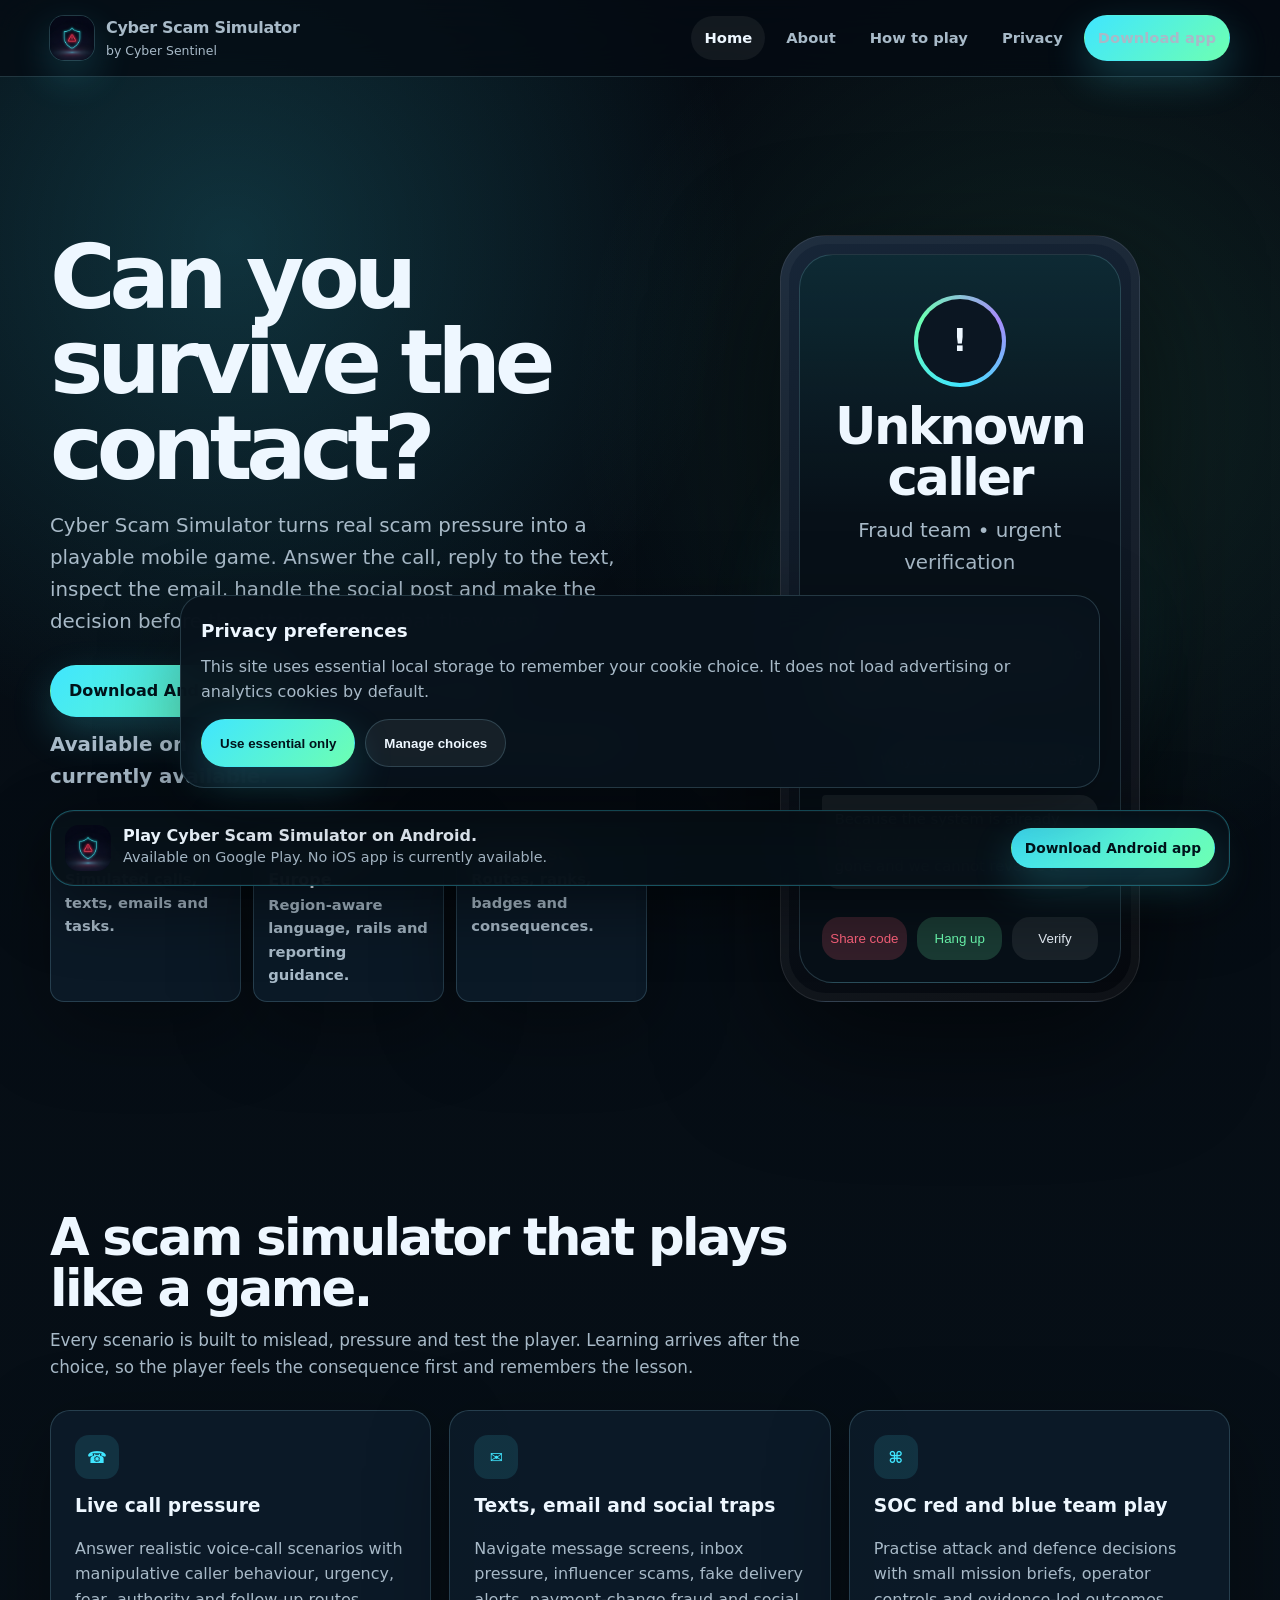
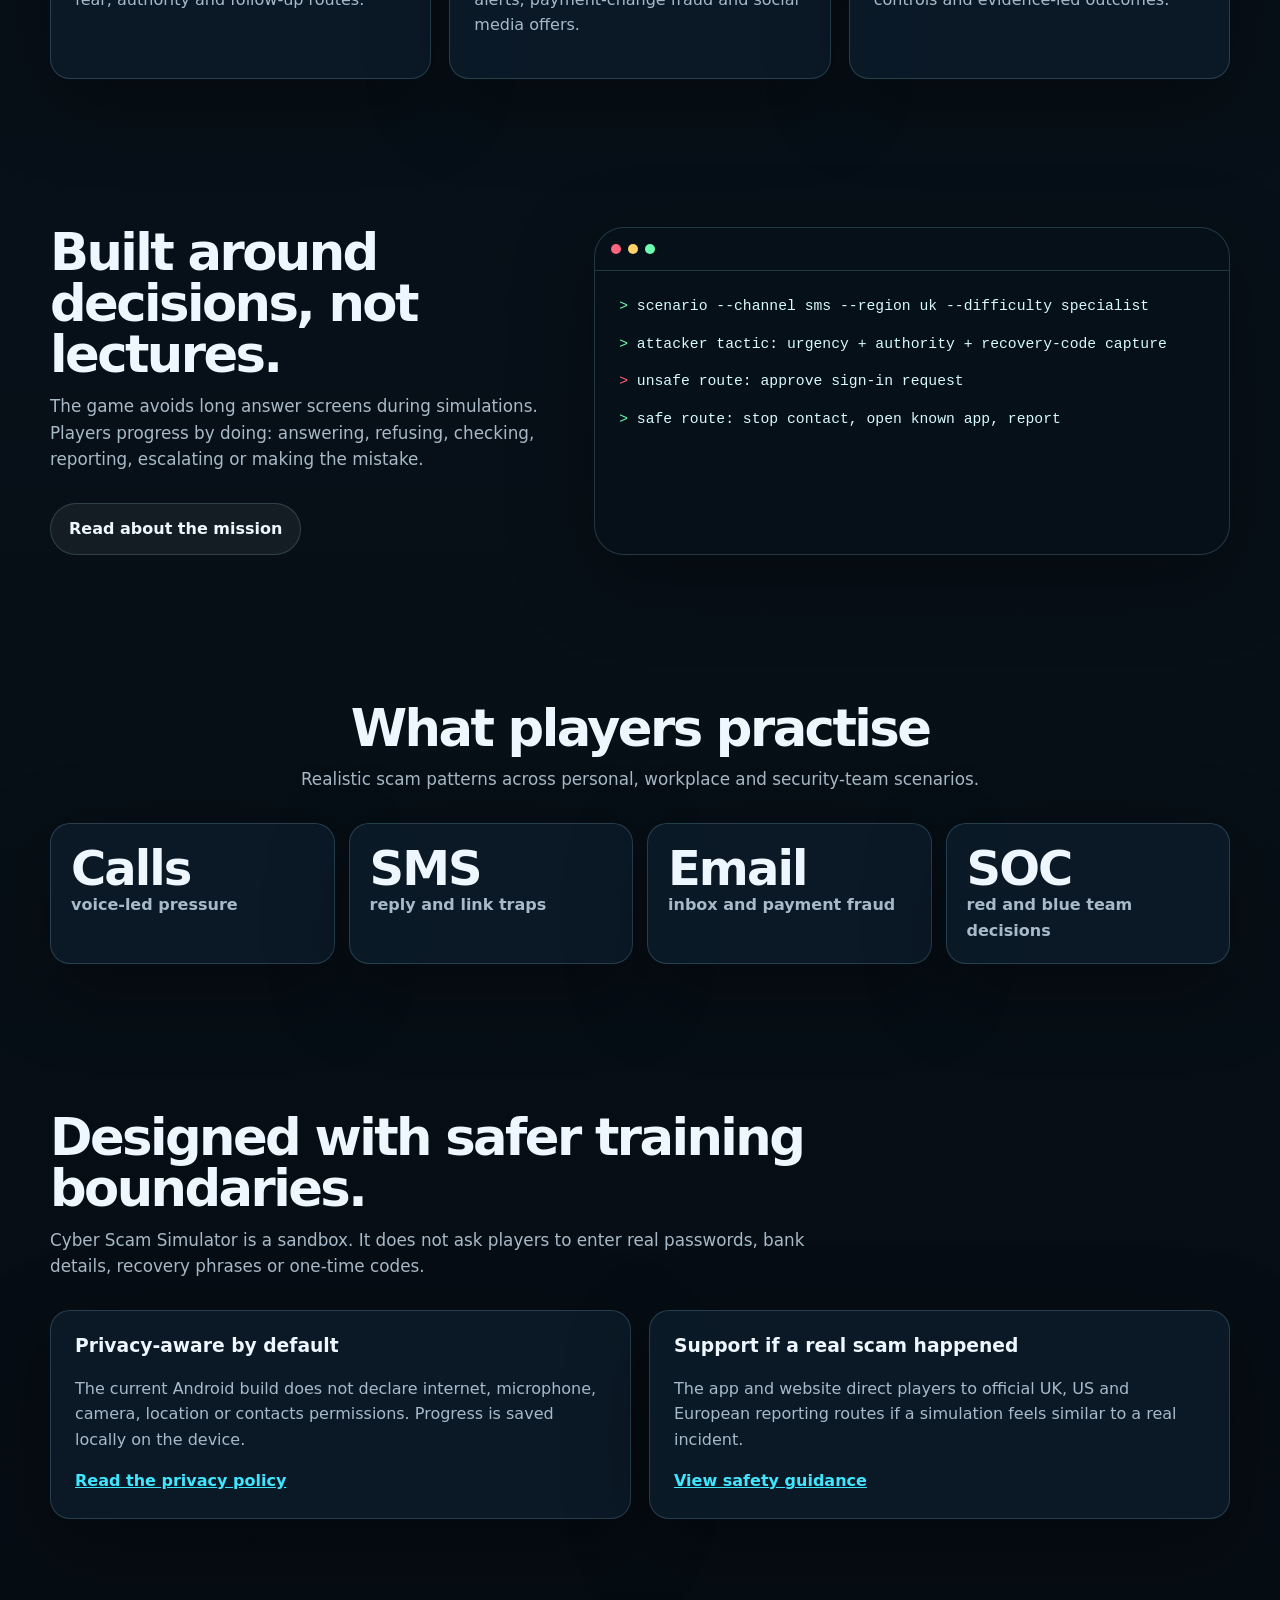
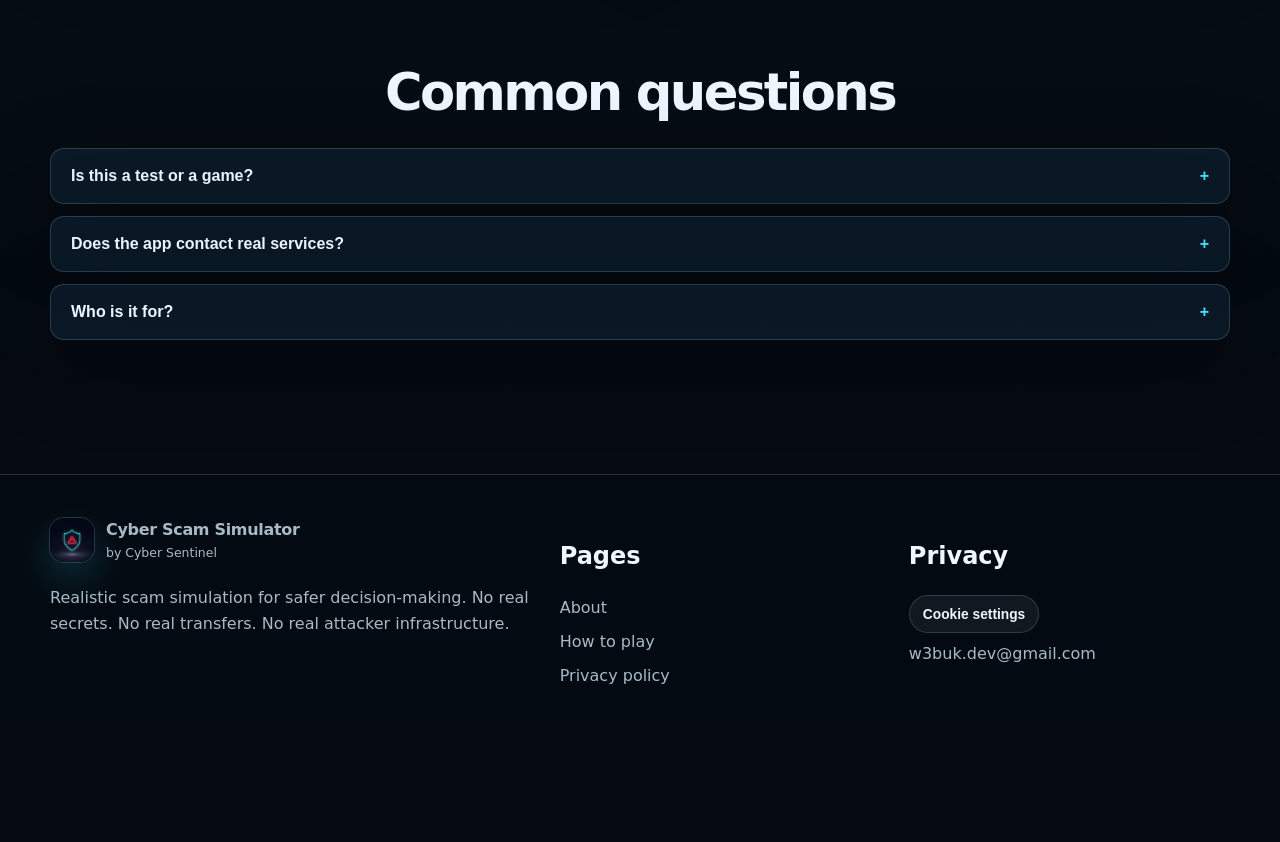
<file: index.html>
<!doctype html>
<html lang="en">
<head>
  <meta charset="utf-8">
  <meta name="viewport" content="width=device-width, initial-scale=1">
  <title>Cyber Scam Simulator | Realistic scam simulation game</title>
  <meta name="description" content="Cyber Scam Simulator is a realistic mobile training game that teaches players to survive calls, texts, emails, social scams and SOC-style cyber incidents.">
  <link rel="icon" href="assets/img/app-icon.png">
  <link rel="apple-touch-icon" href="assets/img/app-icon.png">
  <meta property="og:title" content="Cyber Scam Simulator">
  <meta property="og:description" content="A realistic scam simulation game for calls, texts, emails, social media traps and SOC-style cyber decisions.">
  <meta property="og:type" content="website">
  <meta property="og:image" content="assets/img/app-icon.png">
  <link rel="stylesheet" href="assets/css/styles.css">
</head>
<body>
  <a class="skip-link" href="#main">Skip to content</a>
  <header class="site-header">
    <div class="nav-wrap">
      <a class="brand" href="index.html" aria-label="Cyber Scam Simulator home">
        <img src="assets/img/app-icon.png" alt="" width="44" height="44">
        <span><strong>Cyber Scam Simulator</strong><span>by Cyber Sentinel</span></span>
      </a>
      <button class="nav-toggle" type="button" aria-label="Open menu" aria-expanded="false" data-nav-toggle>☰</button>
      <nav class="main-nav" aria-label="Main navigation" data-main-nav>
        <a href="index.html" aria-current="page">Home</a>
        <a href="about.html">About</a>
        <a href="how-to-play.html">How to play</a>
        <a href="privacy.html">Privacy</a>
        <a class="btn btn-small btn-primary" href="https://play.google.com/store/apps/details?id=com.cybersentinel.app">Download app</a>
      </nav>
    </div>
  </header>

  <main id="main">
    <section class="hero">
      <div class="section hero-grid">
        <div>
          <h1>Can you survive the contact?</h1>
          <p>Cyber Scam Simulator turns real scam pressure into a playable mobile game. Answer the call, reply to the text, inspect the email, handle the social post and make the decision before the attacker gets what they want.</p>
          <div class="hero-actions">
            <a class="btn btn-primary" href="https://play.google.com/store/apps/details?id=com.cybersentinel.app">Download Android app</a>
            <a class="btn btn-secondary" href="how-to-play.html">Learn how it works</a>
          </div>
          <p class="download-note">Available on Google Play for Android. No iOS app is currently available.</p>
          <div class="trust-row" aria-label="Product highlights">
            <div><strong>No real secrets</strong>Simulated calls, texts, emails and tasks.</div>
            <div><strong>UK, US and Europe</strong>Region-aware language, rails and reporting guidance.</div>
            <div><strong>Game first</strong>Routes, ranks, badges and consequences.</div>
          </div>
        </div>
        <div class="phone-stage" aria-label="Simulation preview">
          <div class="phone-glow"></div>
          <div class="phone">
            <div class="phone-screen">
              <div class="call-header">
                <div class="avatar-ring"><div>!</div></div>
                <h2>Unknown caller</h2>
                <p>Fraud team • urgent verification</p>
              </div>
              <div class="call-lines">
                <div class="bubble incoming">Hi, this is Maya from your bank. We have a transfer leaving in two minutes. I need you to read the code so I can stop it.</div>
                <div class="bubble user">Why do you need my code?</div>
                <div class="bubble incoming">Because the system is already locked. If you delay, the money is gone and we cannot reverse it.</div>
              </div>
              <div class="call-controls">
                <button class="call-control risk" type="button">Share code</button>
                <button class="call-control safe" type="button">Hang up</button>
                <button class="call-control" type="button">Verify</button>
              </div>
            </div>
          </div>
        </div>
      </div>
    </section>

    <section class="section">
      <div class="section-header">
        <h2>A scam simulator that plays like a game.</h2>
        <p>Every scenario is built to mislead, pressure and test the player. Learning arrives after the choice, so the player feels the consequence first and remembers the lesson.</p>
      </div>
      <div class="grid-3">
        <article class="card">
          <span class="icon">☎</span>
          <h3>Live call pressure</h3>
          <p>Answer realistic voice-call scenarios with manipulative caller behaviour, urgency, fear, authority and follow-up routes.</p>
        </article>
        <article class="card">
          <span class="icon">✉</span>
          <h3>Texts, email and social traps</h3>
          <p>Navigate message screens, inbox pressure, influencer scams, fake delivery alerts, payment-change fraud and social media offers.</p>
        </article>
        <article class="card">
          <span class="icon">⌘</span>
          <h3>SOC red and blue team play</h3>
          <p>Practise attack and defence decisions with small mission briefs, operator controls and evidence-led outcomes.</p>
        </article>
      </div>
    </section>

    <section class="section split">
      <div>
        <div class="section-header">
          <h2>Built around decisions, not lectures.</h2>
          <p>The game avoids long answer screens during simulations. Players progress by doing: answering, refusing, checking, reporting, escalating or making the mistake.</p>
        </div>
        <a class="btn btn-secondary" href="about.html">Read about the mission</a>
      </div>
      <div class="console" aria-label="Simulation console preview">
        <div class="console-top"><span class="dot"></span><span class="dot"></span><span class="dot"></span></div>
        <div class="console-body">
          <p><span class="prompt">&gt;</span> scenario --channel sms --region uk --difficulty specialist</p>
          <p><span class="prompt">&gt;</span> attacker tactic: urgency + authority + recovery-code capture</p>
          <p><span class="risk">&gt;</span> unsafe route: approve sign-in request</p>
          <p><span class="safe">&gt;</span> safe route: stop contact, open known app, report</p>
        </div>
      </div>
    </section>

    <section class="section">
      <div class="section-header center">
        <h2>What players practise</h2>
        <p>Realistic scam patterns across personal, workplace and security-team scenarios.</p>
      </div>
      <div class="stats">
        <div class="stat"><strong>Calls</strong><span>voice-led pressure</span></div>
        <div class="stat"><strong>SMS</strong><span>reply and link traps</span></div>
        <div class="stat"><strong>Email</strong><span>inbox and payment fraud</span></div>
        <div class="stat"><strong>SOC</strong><span>red and blue team decisions</span></div>
      </div>
    </section>

    <section class="section">
      <div class="section-header">
        <h2>Designed with safer training boundaries.</h2>
        <p>Cyber Scam Simulator is a sandbox. It does not ask players to enter real passwords, bank details, recovery phrases or one-time codes.</p>
      </div>
      <div class="grid-2">
        <article class="panel">
          <h3>Privacy-aware by default</h3>
          <p>The current Android build does not declare internet, microphone, camera, location or contacts permissions. Progress is saved locally on the device.</p>
          <a class="inline-link" href="privacy.html">Read the privacy policy</a>
        </article>
        <article class="panel">
          <h3>Support if a real scam happened</h3>
          <p>The app and website direct players to official UK, US and European reporting routes if a simulation feels similar to a real incident.</p>
          <a class="inline-link" href="how-to-play.html#real-help">View safety guidance</a>
        </article>
      </div>
    </section>

    <section class="section">
      <div class="section-header center">
        <h2>Common questions</h2>
      </div>
      <div class="faq">
        <div class="faq-item">
          <button type="button" id="faq-q1" data-faq-button aria-expanded="false" aria-controls="faq-a1">Is this a test or a game?</button>
          <div class="faq-answer" id="faq-a1" role="region" aria-labelledby="faq-q1" hidden>It is a game first. The learning comes from route choices, realistic pressure, outcomes, ranks, badges and debriefs rather than long study screens.</div>
        </div>
        <div class="faq-item">
          <button type="button" id="faq-q2" data-faq-button aria-expanded="false" aria-controls="faq-a2">Does the app contact real services?</button>
          <div class="faq-answer" id="faq-a2" role="region" aria-labelledby="faq-q2" hidden>No. The scenarios are simulated and use safe training content. Official support links may open outside the app when the user chooses to view them.</div>
        </div>
        <div class="faq-item">
          <button type="button" id="faq-q3" data-faq-button aria-expanded="false" aria-controls="faq-a3">Who is it for?</button>
          <div class="faq-answer" id="faq-a3" role="region" aria-labelledby="faq-q3" hidden>People who want to practise scam resistance, families, students, employees and cybersecurity learners who want realistic decision-making practice.</div>
        </div>
      </div>
    </section>
  </main>

  <footer class="site-footer">
    <div class="footer-grid">
      <div>
        <a class="brand" href="index.html"><img src="assets/img/app-icon.png" alt="" width="44" height="44"><span><strong>Cyber Scam Simulator</strong><span>by Cyber Sentinel</span></span></a>
        <p>Realistic scam simulation for safer decision-making. No real secrets. No real transfers. No real attacker infrastructure.</p>
      </div>
      <div>
        <h2>Pages</h2>
        <ul>
          <li><a href="about.html">About</a></li>
          <li><a href="how-to-play.html">How to play</a></li>
          <li><a href="privacy.html">Privacy policy</a></li>
        </ul>
      </div>
      <div>
        <h2>Privacy</h2>
        <ul>
          <li><button class="btn btn-small btn-secondary" type="button" data-cookie-open>Cookie settings</button></li>
          <li><a href="mailto:w3buk.dev@gmail.com">w3buk.dev@gmail.com</a></li>
        </ul>
      </div>
    </div>
  </footer>

  <div class="app-download-banner" role="region" aria-label="Download Cyber Scam Simulator">
    <div class="app-download-inner">
      <div class="app-download-copy">
        <img src="assets/img/app-icon.png" alt="" width="46" height="46">
        <div><strong>Play Cyber Scam Simulator on Android.</strong><span>Available on Google Play. No iOS app is currently available.</span></div>
      </div>
      <a class="btn btn-primary btn-small" href="https://play.google.com/store/apps/details?id=com.cybersentinel.app">Download Android app</a>
    </div>
  </div>
  <div class="cookie-banner" data-cookie-banner role="region" aria-label="Privacy preferences">
    <div class="cookie-card">
      <h2>Privacy preferences</h2>
      <p>This site uses essential local storage to remember your cookie choice. It does not load advertising or analytics cookies by default.</p>
      <div class="cookie-actions">
        <button class="btn btn-primary" type="button" data-cookie-essential>Use essential only</button>
        <button class="btn btn-secondary" type="button" data-cookie-open>Manage choices</button>
      </div>
    </div>
  </div>
  <div class="cookie-modal" data-cookie-modal role="dialog" aria-modal="true" aria-labelledby="cookie-title">
    <div class="modal-panel">
      <h2 id="cookie-title">Cookie and storage choices</h2>
      <p class="lead">Only essential storage is active. Optional analytics is provided as a future preference control and is off unless you enable it after adding analytics code.</p>
      <div class="preference-row">
        <div><strong>Essential preferences</strong><br><span class="muted">Required to remember this banner choice.</span></div>
        <label class="switch"><input type="checkbox" checked disabled><span class="slider"></span></label>
      </div>
      <div class="preference-row">
        <div><strong>Optional analytics</strong><br><span class="muted">No analytics script is installed in this static site.</span></div>
        <label class="switch"><input type="checkbox" data-analytics-toggle><span class="slider"></span></label>
      </div>
      <div class="cookie-actions">
        <button class="btn btn-primary" type="button" data-cookie-save>Save choices</button>
        <button class="btn btn-secondary" type="button" data-cookie-essential>Essential only</button>
        <button class="btn btn-secondary" type="button" data-cookie-close>Close</button>
      </div>
    </div>
  </div>
  <script src="assets/js/main.js"></script>
</body>
</html>
</file>
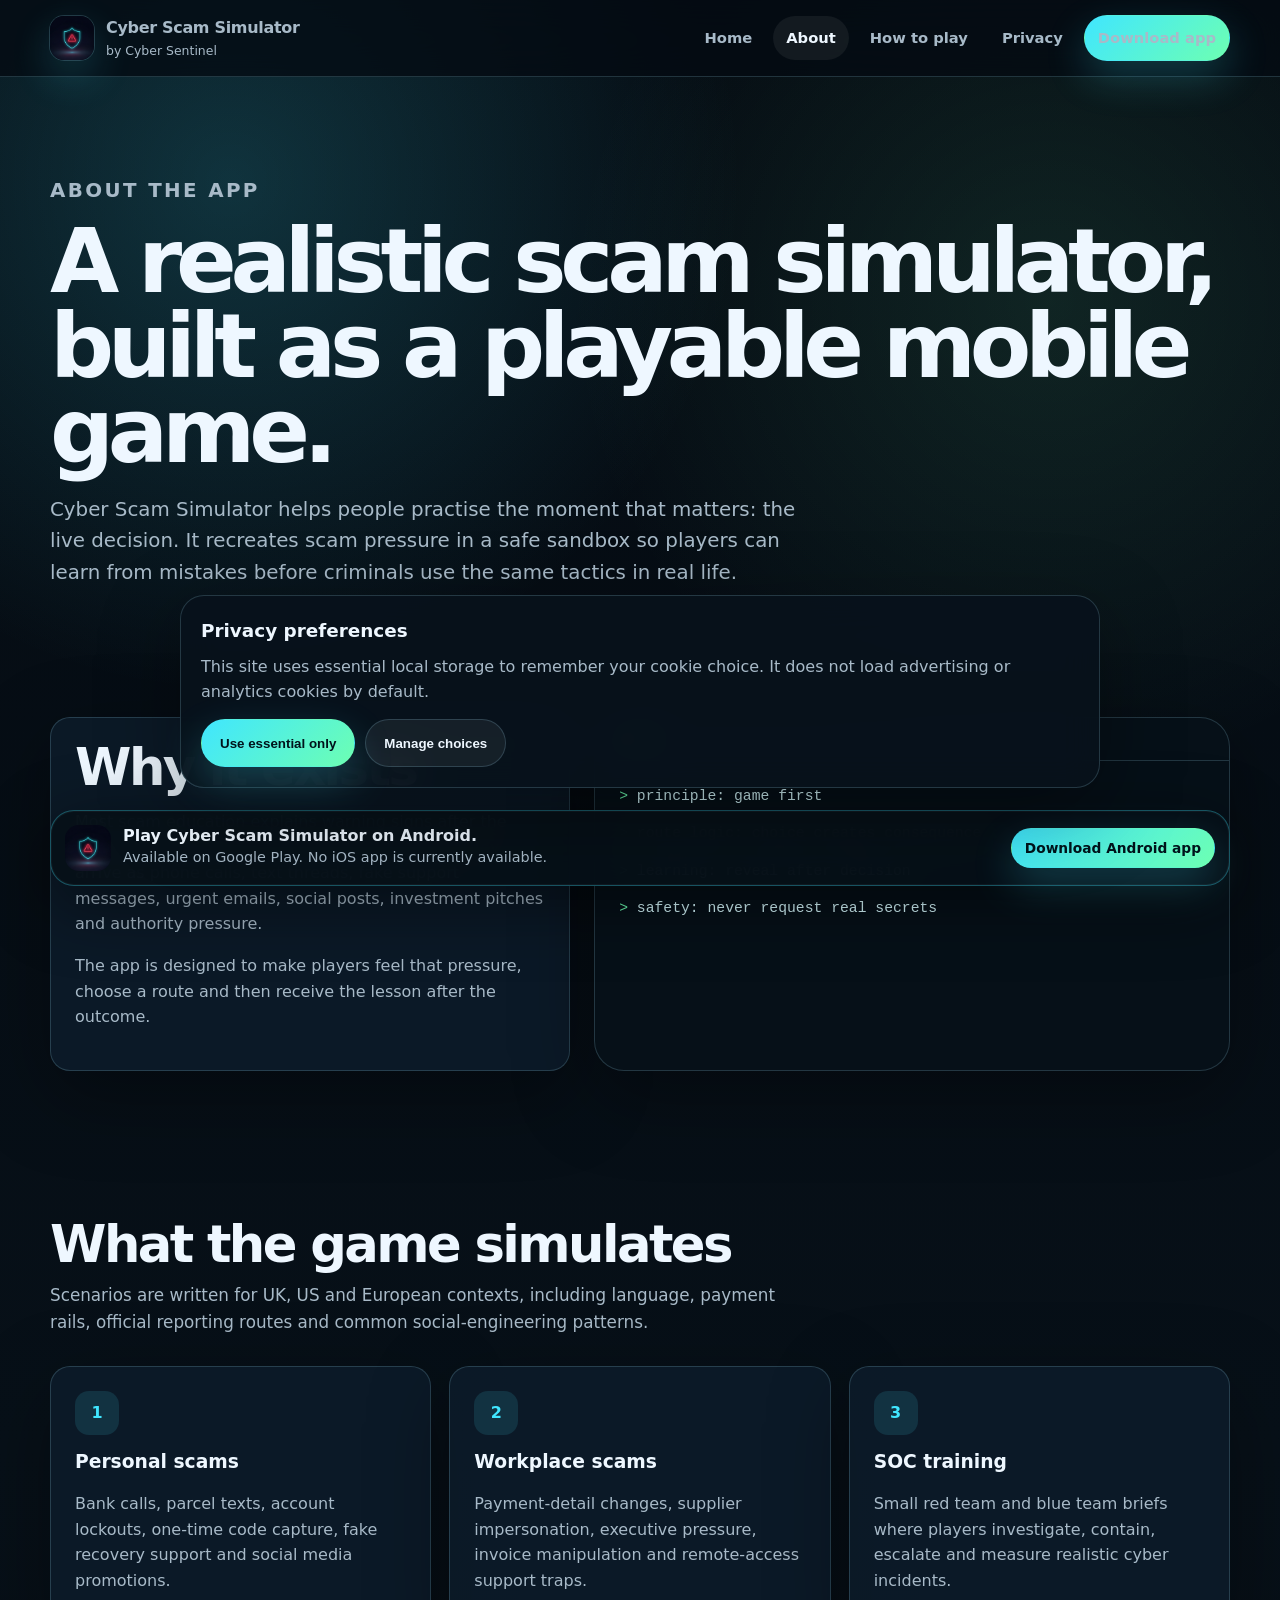
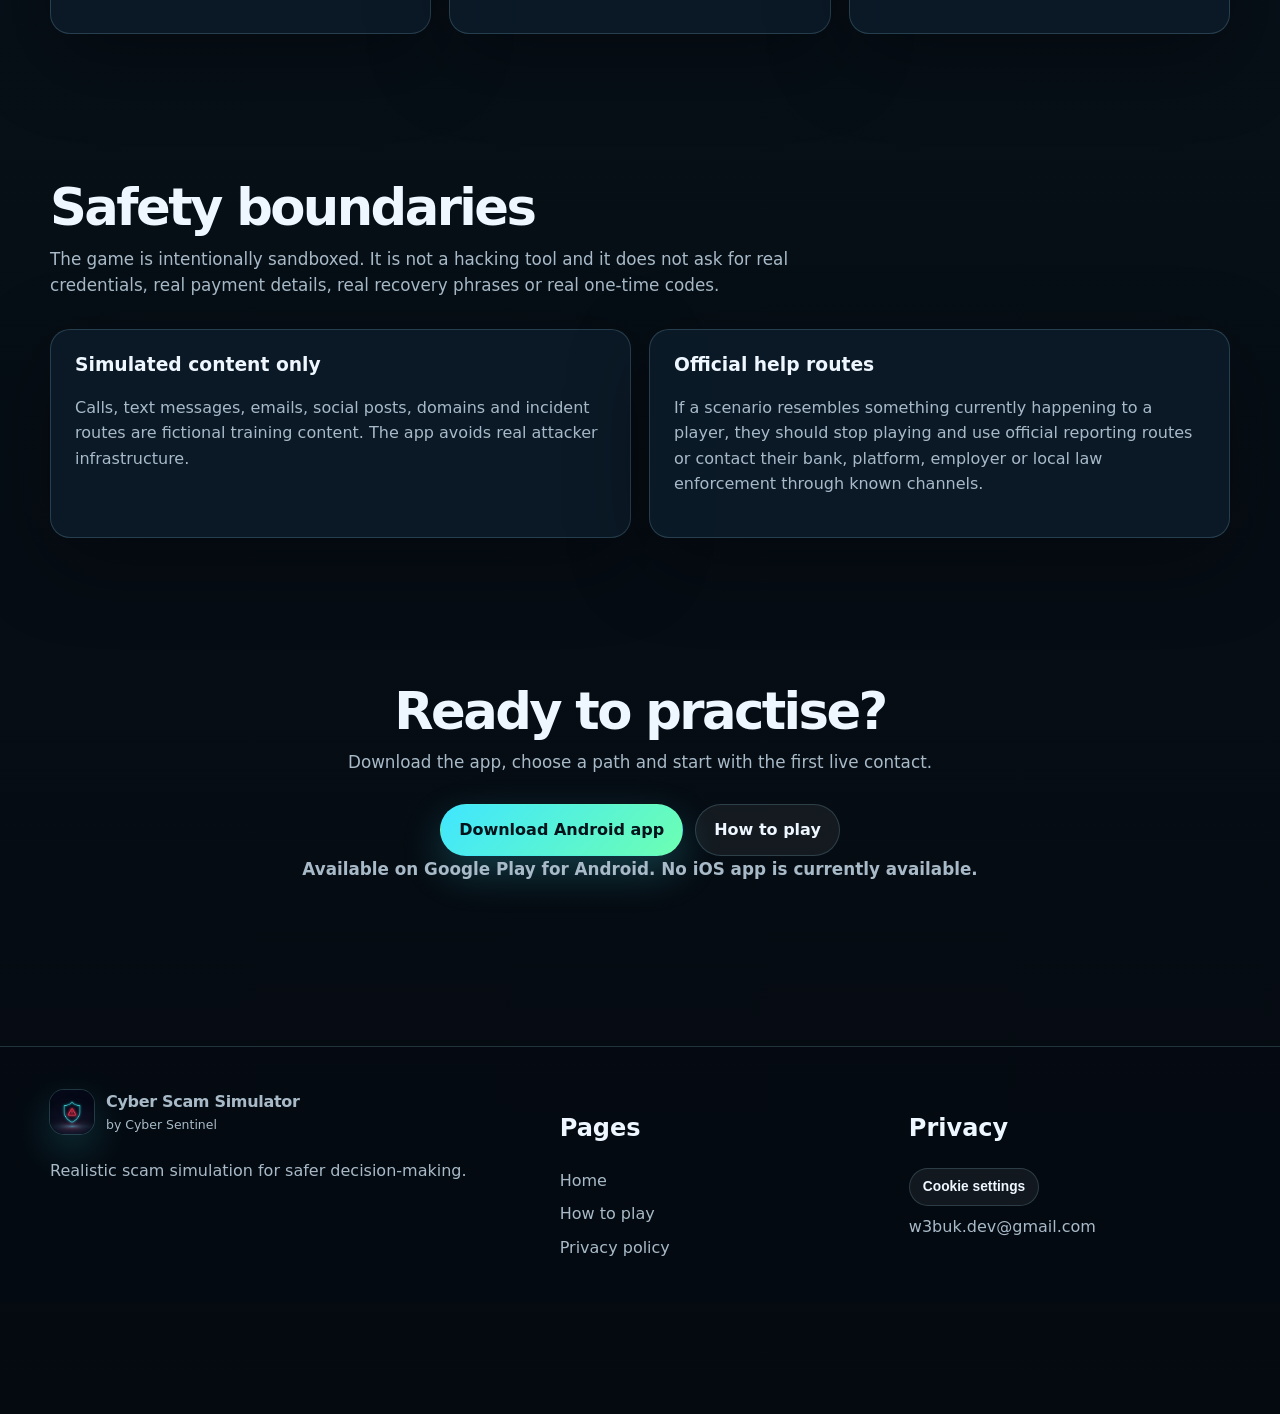
<file: about.html>
<!doctype html>
<html lang="en">
<head>
  <meta charset="utf-8">
  <meta name="viewport" content="width=device-width, initial-scale=1">
  <title>About | Cyber Scam Simulator</title>
  <meta name="description" content="About Cyber Scam Simulator, a realistic scam simulation game by Cyber Sentinel.">
  <link rel="icon" href="assets/img/app-icon.png">
  <link rel="apple-touch-icon" href="assets/img/app-icon.png">
  <link rel="stylesheet" href="assets/css/styles.css">
</head>
<body>
  <a class="skip-link" href="#main">Skip to content</a>
  <header class="site-header">
    <div class="nav-wrap">
      <a class="brand" href="index.html" aria-label="Cyber Scam Simulator home">
        <img src="assets/img/app-icon.png" alt="" width="44" height="44">
        <span><strong>Cyber Scam Simulator</strong><span>by Cyber Sentinel</span></span>
      </a>
      <button class="nav-toggle" type="button" aria-label="Open menu" aria-expanded="false" data-nav-toggle>☰</button>
      <nav class="main-nav" aria-label="Main navigation" data-main-nav>
        <a href="index.html">Home</a>
        <a href="about.html" aria-current="page">About</a>
        <a href="how-to-play.html">How to play</a>
        <a href="privacy.html">Privacy</a>
        <a class="btn btn-small btn-primary" href="https://play.google.com/store/apps/details?id=com.cybersentinel.app">Download app</a>
      </nav>
    </div>
  </header>

  <main id="main">
    <section class="page-hero section">
      <p class="page-kicker">About the app</p>
      <h1>A realistic scam simulator, built as a playable mobile game.</h1>
      <p>Cyber Scam Simulator helps people practise the moment that matters: the live decision. It recreates scam pressure in a safe sandbox so players can learn from mistakes before criminals use the same tactics in real life.</p>
    </section>

    <section class="section split">
      <div class="panel">
        <h2>Why it exists</h2>
        <p>Most scam education explains warning signs after the fact. Real scams do not arrive as clean quizzes. They arrive as phone calls, text threads, fake support messages, urgent emails, social posts, investment pitches and authority pressure.</p>
        <p>The app is designed to make players feel that pressure, choose a route and then receive the lesson after the outcome.</p>
      </div>
      <div class="console" aria-label="Design principles">
        <div class="console-top"><span class="dot"></span><span class="dot"></span><span class="dot"></span></div>
        <div class="console-body">
          <p><span class="prompt">&gt;</span> principle: game first</p>
          <p><span class="prompt">&gt;</span> route logic: choice creates consequence</p>
          <p><span class="prompt">&gt;</span> learning: reveal after decision</p>
          <p><span class="prompt">&gt;</span> safety: never request real secrets</p>
        </div>
      </div>
    </section>

    <section class="section">
      <div class="section-header">
        <h2>What the game simulates</h2>
        <p>Scenarios are written for UK, US and European contexts, including language, payment rails, official reporting routes and common social-engineering patterns.</p>
      </div>
      <div class="grid-3">
        <article class="card">
          <span class="icon">1</span>
          <h3>Personal scams</h3>
          <p>Bank calls, parcel texts, account lockouts, one-time code capture, fake recovery support and social media promotions.</p>
        </article>
        <article class="card">
          <span class="icon">2</span>
          <h3>Workplace scams</h3>
          <p>Payment-detail changes, supplier impersonation, executive pressure, invoice manipulation and remote-access support traps.</p>
        </article>
        <article class="card">
          <span class="icon">3</span>
          <h3>SOC training</h3>
          <p>Small red team and blue team briefs where players investigate, contain, escalate and measure realistic cyber incidents.</p>
        </article>
      </div>
    </section>

    <section class="section">
      <div class="section-header">
        <h2>Safety boundaries</h2>
        <p>The game is intentionally sandboxed. It is not a hacking tool and it does not ask for real credentials, real payment details, real recovery phrases or real one-time codes.</p>
      </div>
      <div class="grid-2">
        <article class="panel">
          <h3>Simulated content only</h3>
          <p>Calls, text messages, emails, social posts, domains and incident routes are fictional training content. The app avoids real attacker infrastructure.</p>
        </article>
        <article class="panel">
          <h3>Official help routes</h3>
          <p>If a scenario resembles something currently happening to a player, they should stop playing and use official reporting routes or contact their bank, platform, employer or local law enforcement through known channels.</p>
        </article>
      </div>
    </section>

    <section class="section">
      <div class="section-header center">
        <h2>Ready to practise?</h2>
        <p>Download the app, choose a path and start with the first live contact.</p>
        <div class="hero-actions" style="justify-content:center">
          <a class="btn btn-primary" href="https://play.google.com/store/apps/details?id=com.cybersentinel.app">Download Android app</a>
          <a class="btn btn-secondary" href="how-to-play.html">How to play</a>
        </div>
        <p class="download-note">Available on Google Play for Android. No iOS app is currently available.</p>
      </div>
    </section>
  </main>

  <footer class="site-footer">
    <div class="footer-grid">
      <div>
        <a class="brand" href="index.html"><img src="assets/img/app-icon.png" alt="" width="44" height="44"><span><strong>Cyber Scam Simulator</strong><span>by Cyber Sentinel</span></span></a>
        <p>Realistic scam simulation for safer decision-making.</p>
      </div>
      <div>
        <h2>Pages</h2>
        <ul>
          <li><a href="index.html">Home</a></li>
          <li><a href="how-to-play.html">How to play</a></li>
          <li><a href="privacy.html">Privacy policy</a></li>
        </ul>
      </div>
      <div>
        <h2>Privacy</h2>
        <ul>
          <li><button class="btn btn-small btn-secondary" type="button" data-cookie-open>Cookie settings</button></li>
          <li><a href="mailto:w3buk.dev@gmail.com">w3buk.dev@gmail.com</a></li>
        </ul>
      </div>
    </div>
  </footer>
  <div class="app-download-banner" role="region" aria-label="Download Cyber Scam Simulator"><div class="app-download-inner"><div class="app-download-copy"><img src="assets/img/app-icon.png" alt="" width="46" height="46"><div><strong>Play Cyber Scam Simulator on Android.</strong><span>Available on Google Play. No iOS app is currently available.</span></div></div><a class="btn btn-primary btn-small" href="https://play.google.com/store/apps/details?id=com.cybersentinel.app">Download Android app</a></div></div>
  <div class="cookie-banner" data-cookie-banner role="region" aria-label="Privacy preferences"><div class="cookie-card"><h2>Privacy preferences</h2><p>This site uses essential local storage to remember your cookie choice. It does not load advertising or analytics cookies by default.</p><div class="cookie-actions"><button class="btn btn-primary" type="button" data-cookie-essential>Use essential only</button><button class="btn btn-secondary" type="button" data-cookie-open>Manage choices</button></div></div></div>
  <div class="cookie-modal" data-cookie-modal role="dialog" aria-modal="true" aria-labelledby="cookie-title"><div class="modal-panel"><h2 id="cookie-title">Cookie and storage choices</h2><p class="lead">Only essential storage is active. Optional analytics is provided as a future preference control and is off unless you enable it after adding analytics code.</p><div class="preference-row"><div><strong>Essential preferences</strong><br><span class="muted">Required to remember this banner choice.</span></div><label class="switch"><input type="checkbox" checked disabled><span class="slider"></span></label></div><div class="preference-row"><div><strong>Optional analytics</strong><br><span class="muted">No analytics script is installed in this static site.</span></div><label class="switch"><input type="checkbox" data-analytics-toggle><span class="slider"></span></label></div><div class="cookie-actions"><button class="btn btn-primary" type="button" data-cookie-save>Save choices</button><button class="btn btn-secondary" type="button" data-cookie-essential>Essential only</button><button class="btn btn-secondary" type="button" data-cookie-close>Close</button></div></div></div>
  <script src="assets/js/main.js"></script>
</body>
</html>
</file>
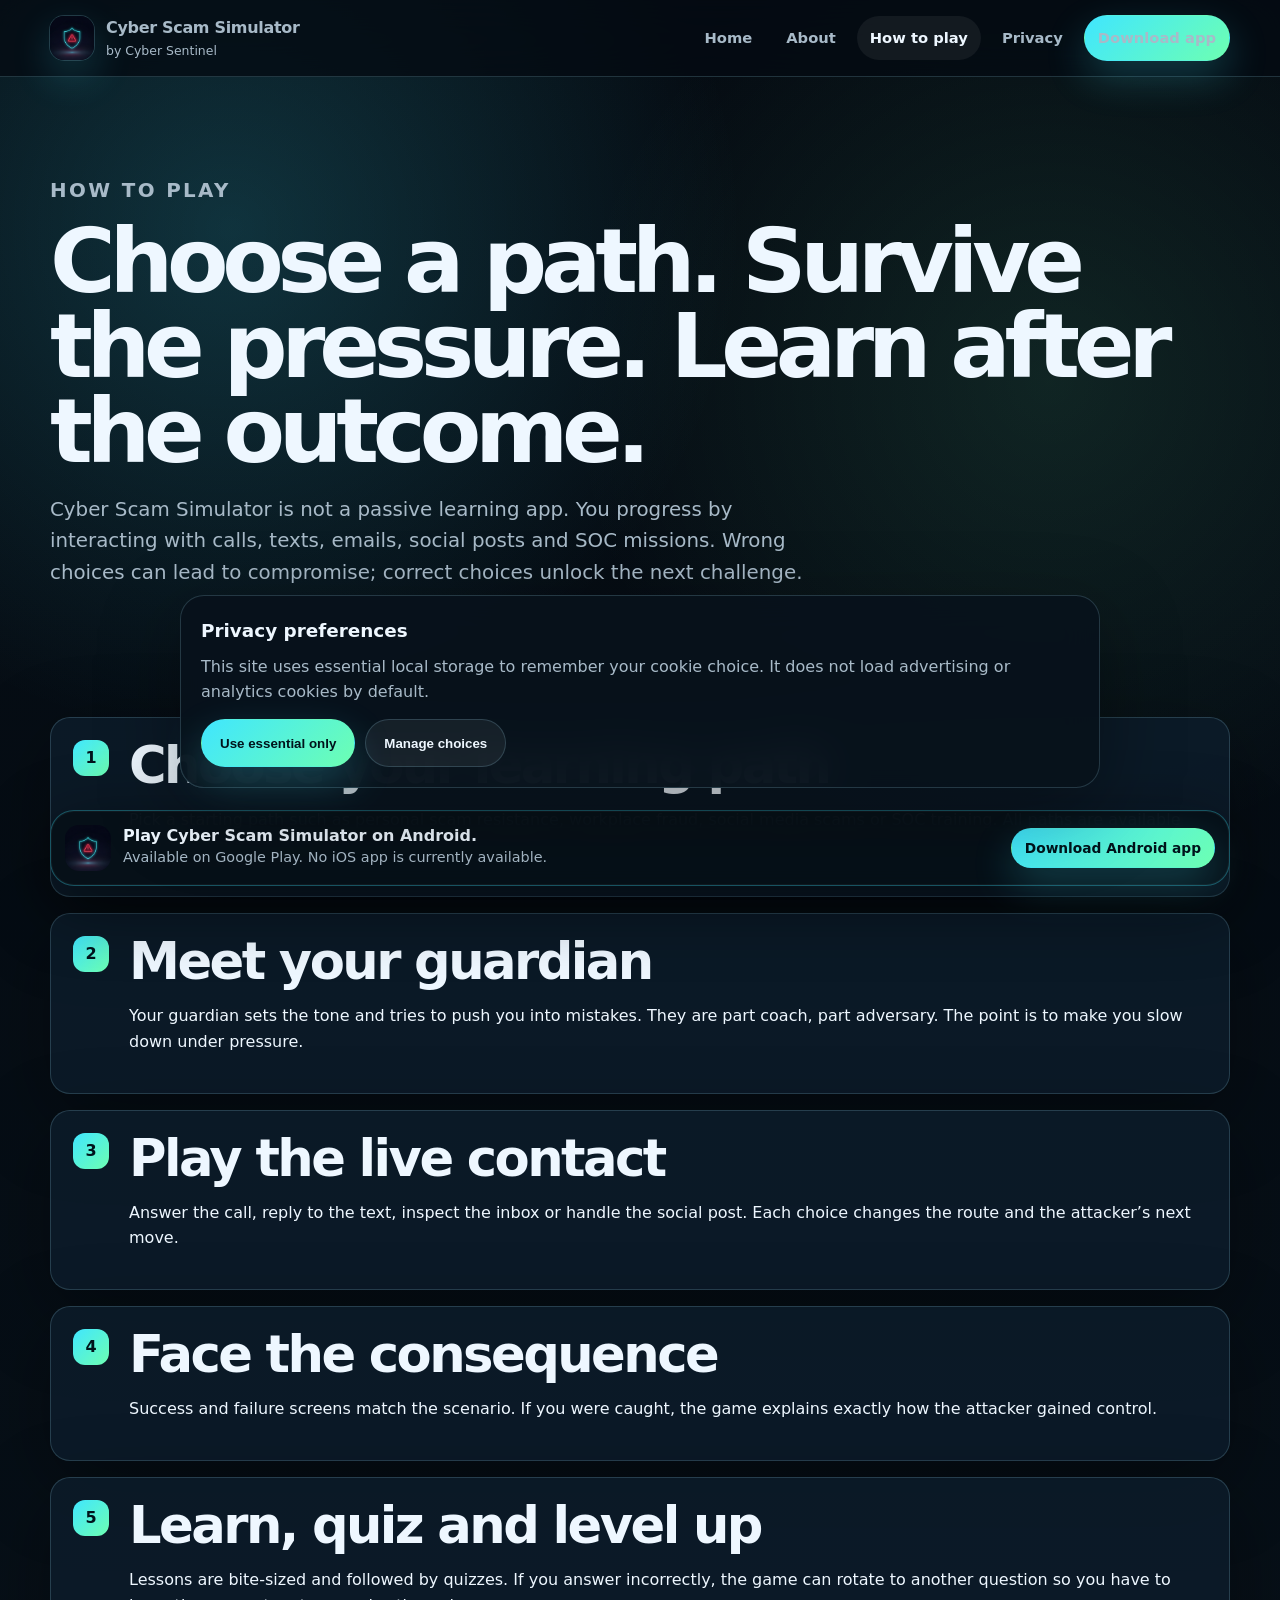
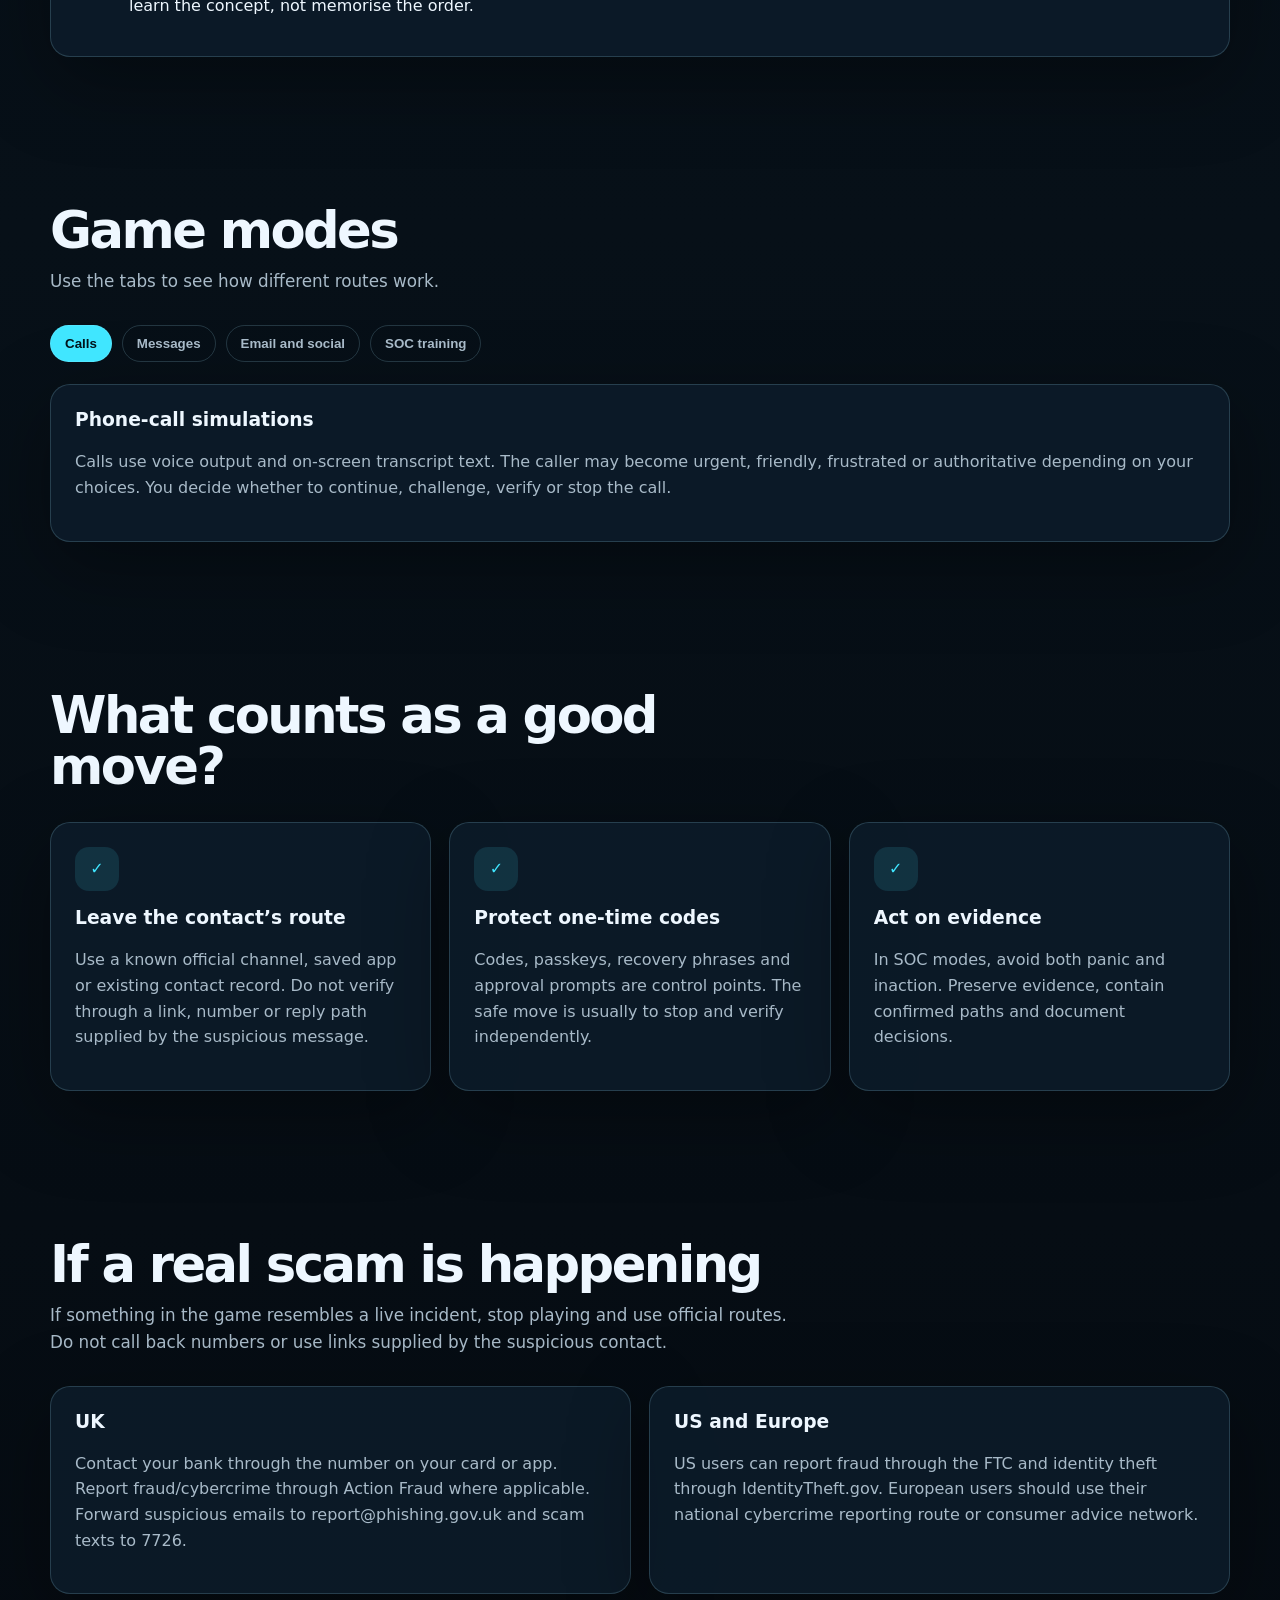
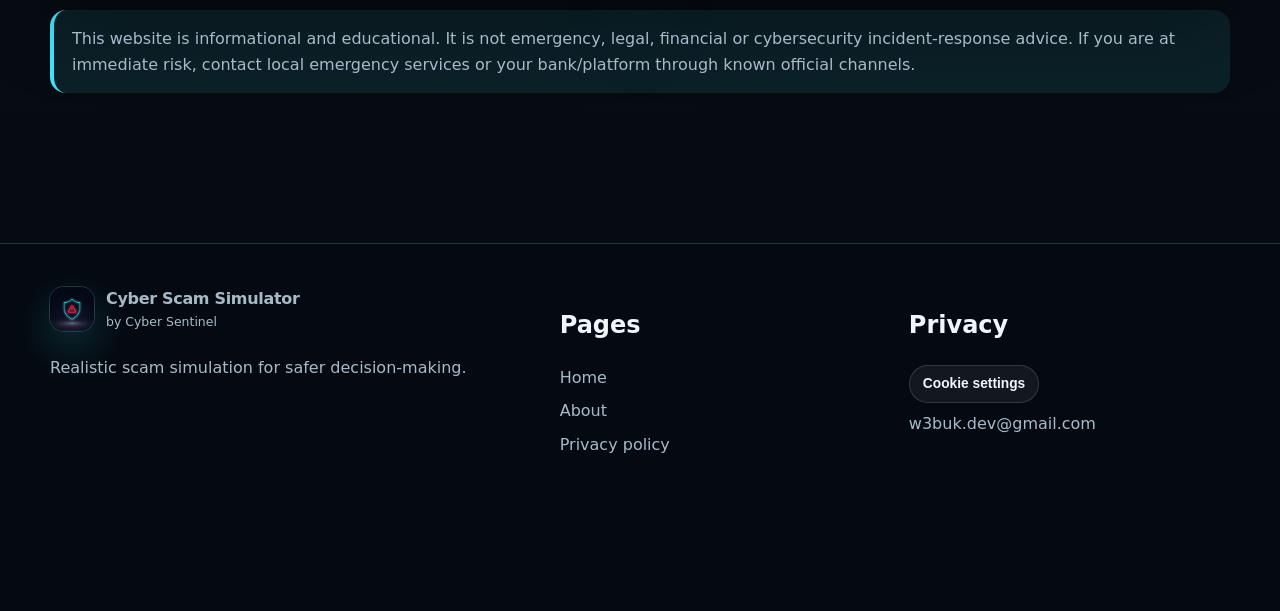
<file: how-to-play.html>
<!doctype html>
<html lang="en">
<head>
  <meta charset="utf-8">
  <meta name="viewport" content="width=device-width, initial-scale=1">
  <title>How to Play | Cyber Scam Simulator</title>
  <meta name="description" content="How to play Cyber Scam Simulator: paths, guardians, live channels, SOC training, achievements and safety guidance.">
  <link rel="icon" href="assets/img/app-icon.png">
  <link rel="apple-touch-icon" href="assets/img/app-icon.png">
  <link rel="stylesheet" href="assets/css/styles.css">
</head>
<body>
  <a class="skip-link" href="#main">Skip to content</a>
  <header class="site-header">
    <div class="nav-wrap">
      <a class="brand" href="index.html" aria-label="Cyber Scam Simulator home">
        <img src="assets/img/app-icon.png" alt="" width="44" height="44">
        <span><strong>Cyber Scam Simulator</strong><span>by Cyber Sentinel</span></span>
      </a>
      <button class="nav-toggle" type="button" aria-label="Open menu" aria-expanded="false" data-nav-toggle>☰</button>
      <nav class="main-nav" aria-label="Main navigation" data-main-nav>
        <a href="index.html">Home</a>
        <a href="about.html">About</a>
        <a href="how-to-play.html" aria-current="page">How to play</a>
        <a href="privacy.html">Privacy</a>
        <a class="btn btn-small btn-primary" href="https://play.google.com/store/apps/details?id=com.cybersentinel.app">Download app</a>
      </nav>
    </div>
  </header>

  <main id="main">
    <section class="page-hero section">
      <p class="page-kicker">How to play</p>
      <h1>Choose a path. Survive the pressure. Learn after the outcome.</h1>
      <p>Cyber Scam Simulator is not a passive learning app. You progress by interacting with calls, texts, emails, social posts and SOC missions. Wrong choices can lead to compromise; correct choices unlock the next challenge.</p>
    </section>

    <section class="section">
      <div class="timeline">
        <article class="timeline-item">
          <h2>Choose your learning path</h2>
          <p>Pick a starting path such as personal scam resistance, workplace fraud, social media scams or SOC training. All paths are available without a payment lock.</p>
        </article>
        <article class="timeline-item">
          <h2>Meet your guardian</h2>
          <p>Your guardian sets the tone and tries to push you into mistakes. They are part coach, part adversary. The point is to make you slow down under pressure.</p>
        </article>
        <article class="timeline-item">
          <h2>Play the live contact</h2>
          <p>Answer the call, reply to the text, inspect the inbox or handle the social post. Each choice changes the route and the attacker’s next move.</p>
        </article>
        <article class="timeline-item">
          <h2>Face the consequence</h2>
          <p>Success and failure screens match the scenario. If you were caught, the game explains exactly how the attacker gained control.</p>
        </article>
        <article class="timeline-item">
          <h2>Learn, quiz and level up</h2>
          <p>Lessons are bite-sized and followed by quizzes. If you answer incorrectly, the game can rotate to another question so you have to learn the concept, not memorise the order.</p>
        </article>
      </div>
    </section>

    <section class="section">
      <div class="section-header">
        <h2>Game modes</h2>
        <p>Use the tabs to see how different routes work.</p>
      </div>
      <div class="tabs" role="tablist" aria-label="Game modes">
        <button class="tab" type="button" role="tab" aria-selected="true" data-tab="calls">Calls</button>
        <button class="tab" type="button" role="tab" aria-selected="false" data-tab="messages">Messages</button>
        <button class="tab" type="button" role="tab" aria-selected="false" data-tab="email">Email and social</button>
        <button class="tab" type="button" role="tab" aria-selected="false" data-tab="soc">SOC training</button>
      </div>
      <div class="panel tab-panel" data-tab-panel="calls">
        <h3>Phone-call simulations</h3>
        <p>Calls use voice output and on-screen transcript text. The caller may become urgent, friendly, frustrated or authoritative depending on your choices. You decide whether to continue, challenge, verify or stop the call.</p>
      </div>
      <div class="panel tab-panel" data-tab-panel="messages" hidden>
        <h3>Text-message simulations</h3>
        <p>Texts arrive in a phone-style interface. You can reply, ignore, verify or take an action. The scenario progresses from your response rather than from a static multiple-choice screen.</p>
      </div>
      <div class="panel tab-panel" data-tab-panel="email" hidden>
        <h3>Email and social simulations</h3>
        <p>Emails and social posts are presented as realistic screens. Players must inspect the context, spot route control, resist urgency and avoid fake checkout, investment or support paths.</p>
      </div>
      <div class="panel tab-panel" data-tab-panel="soc" hidden>
        <h3>SOC red and blue team training</h3>
        <p>Small mission briefs set up the operation. Red team tasks explore attacker decision paths in a safe training context. Blue team tasks focus on evidence, containment, reporting and recovery decisions.</p>
      </div>
    </section>

    <section class="section">
      <div class="section-header">
        <h2>What counts as a good move?</h2>
      </div>
      <div class="grid-3">
        <article class="card">
          <span class="icon">✓</span>
          <h3>Leave the contact’s route</h3>
          <p>Use a known official channel, saved app or existing contact record. Do not verify through a link, number or reply path supplied by the suspicious message.</p>
        </article>
        <article class="card">
          <span class="icon">✓</span>
          <h3>Protect one-time codes</h3>
          <p>Codes, passkeys, recovery phrases and approval prompts are control points. The safe move is usually to stop and verify independently.</p>
        </article>
        <article class="card">
          <span class="icon">✓</span>
          <h3>Act on evidence</h3>
          <p>In SOC modes, avoid both panic and inaction. Preserve evidence, contain confirmed paths and document decisions.</p>
        </article>
      </div>
    </section>

    <section class="section" id="real-help">
      <div class="section-header">
        <h2>If a real scam is happening</h2>
        <p>If something in the game resembles a live incident, stop playing and use official routes. Do not call back numbers or use links supplied by the suspicious contact.</p>
      </div>
      <div class="grid-2">
        <article class="panel">
          <h3>UK</h3>
          <p>Contact your bank through the number on your card or app. Report fraud/cybercrime through Action Fraud where applicable. Forward suspicious emails to report@phishing.gov.uk and scam texts to 7726.</p>
        </article>
        <article class="panel">
          <h3>US and Europe</h3>
          <p>US users can report fraud through the FTC and identity theft through IdentityTheft.gov. European users should use their national cybercrime reporting route or consumer advice network.</p>
        </article>
      </div>
      <p class="notice">This website is informational and educational. It is not emergency, legal, financial or cybersecurity incident-response advice. If you are at immediate risk, contact local emergency services or your bank/platform through known official channels.</p>
    </section>
  </main>

  <footer class="site-footer">
    <div class="footer-grid">
      <div><a class="brand" href="index.html"><img src="assets/img/app-icon.png" alt="" width="44" height="44"><span><strong>Cyber Scam Simulator</strong><span>by Cyber Sentinel</span></span></a><p>Realistic scam simulation for safer decision-making.</p></div>
      <div><h2>Pages</h2><ul><li><a href="index.html">Home</a></li><li><a href="about.html">About</a></li><li><a href="privacy.html">Privacy policy</a></li></ul></div>
      <div><h2>Privacy</h2><ul><li><button class="btn btn-small btn-secondary" type="button" data-cookie-open>Cookie settings</button></li><li><a href="mailto:w3buk.dev@gmail.com">w3buk.dev@gmail.com</a></li></ul></div>
    </div>
  </footer>
  <div class="app-download-banner" role="region" aria-label="Download Cyber Scam Simulator"><div class="app-download-inner"><div class="app-download-copy"><img src="assets/img/app-icon.png" alt="" width="46" height="46"><div><strong>Play Cyber Scam Simulator on Android.</strong><span>Available on Google Play. No iOS app is currently available.</span></div></div><a class="btn btn-primary btn-small" href="https://play.google.com/store/apps/details?id=com.cybersentinel.app">Download Android app</a></div></div>
  <div class="cookie-banner" data-cookie-banner role="region" aria-label="Privacy preferences"><div class="cookie-card"><h2>Privacy preferences</h2><p>This site uses essential local storage to remember your cookie choice. It does not load advertising or analytics cookies by default.</p><div class="cookie-actions"><button class="btn btn-primary" type="button" data-cookie-essential>Use essential only</button><button class="btn btn-secondary" type="button" data-cookie-open>Manage choices</button></div></div></div>
  <div class="cookie-modal" data-cookie-modal role="dialog" aria-modal="true" aria-labelledby="cookie-title"><div class="modal-panel"><h2 id="cookie-title">Cookie and storage choices</h2><p class="lead">Only essential storage is active. Optional analytics is provided as a future preference control and is off unless you enable it after adding analytics code.</p><div class="preference-row"><div><strong>Essential preferences</strong><br><span class="muted">Required to remember this banner choice.</span></div><label class="switch"><input type="checkbox" checked disabled><span class="slider"></span></label></div><div class="preference-row"><div><strong>Optional analytics</strong><br><span class="muted">No analytics script is installed in this static site.</span></div><label class="switch"><input type="checkbox" data-analytics-toggle><span class="slider"></span></label></div><div class="cookie-actions"><button class="btn btn-primary" type="button" data-cookie-save>Save choices</button><button class="btn btn-secondary" type="button" data-cookie-essential>Essential only</button><button class="btn btn-secondary" type="button" data-cookie-close>Close</button></div></div></div>
  <script src="assets/js/main.js"></script>
</body>
</html>
</file>
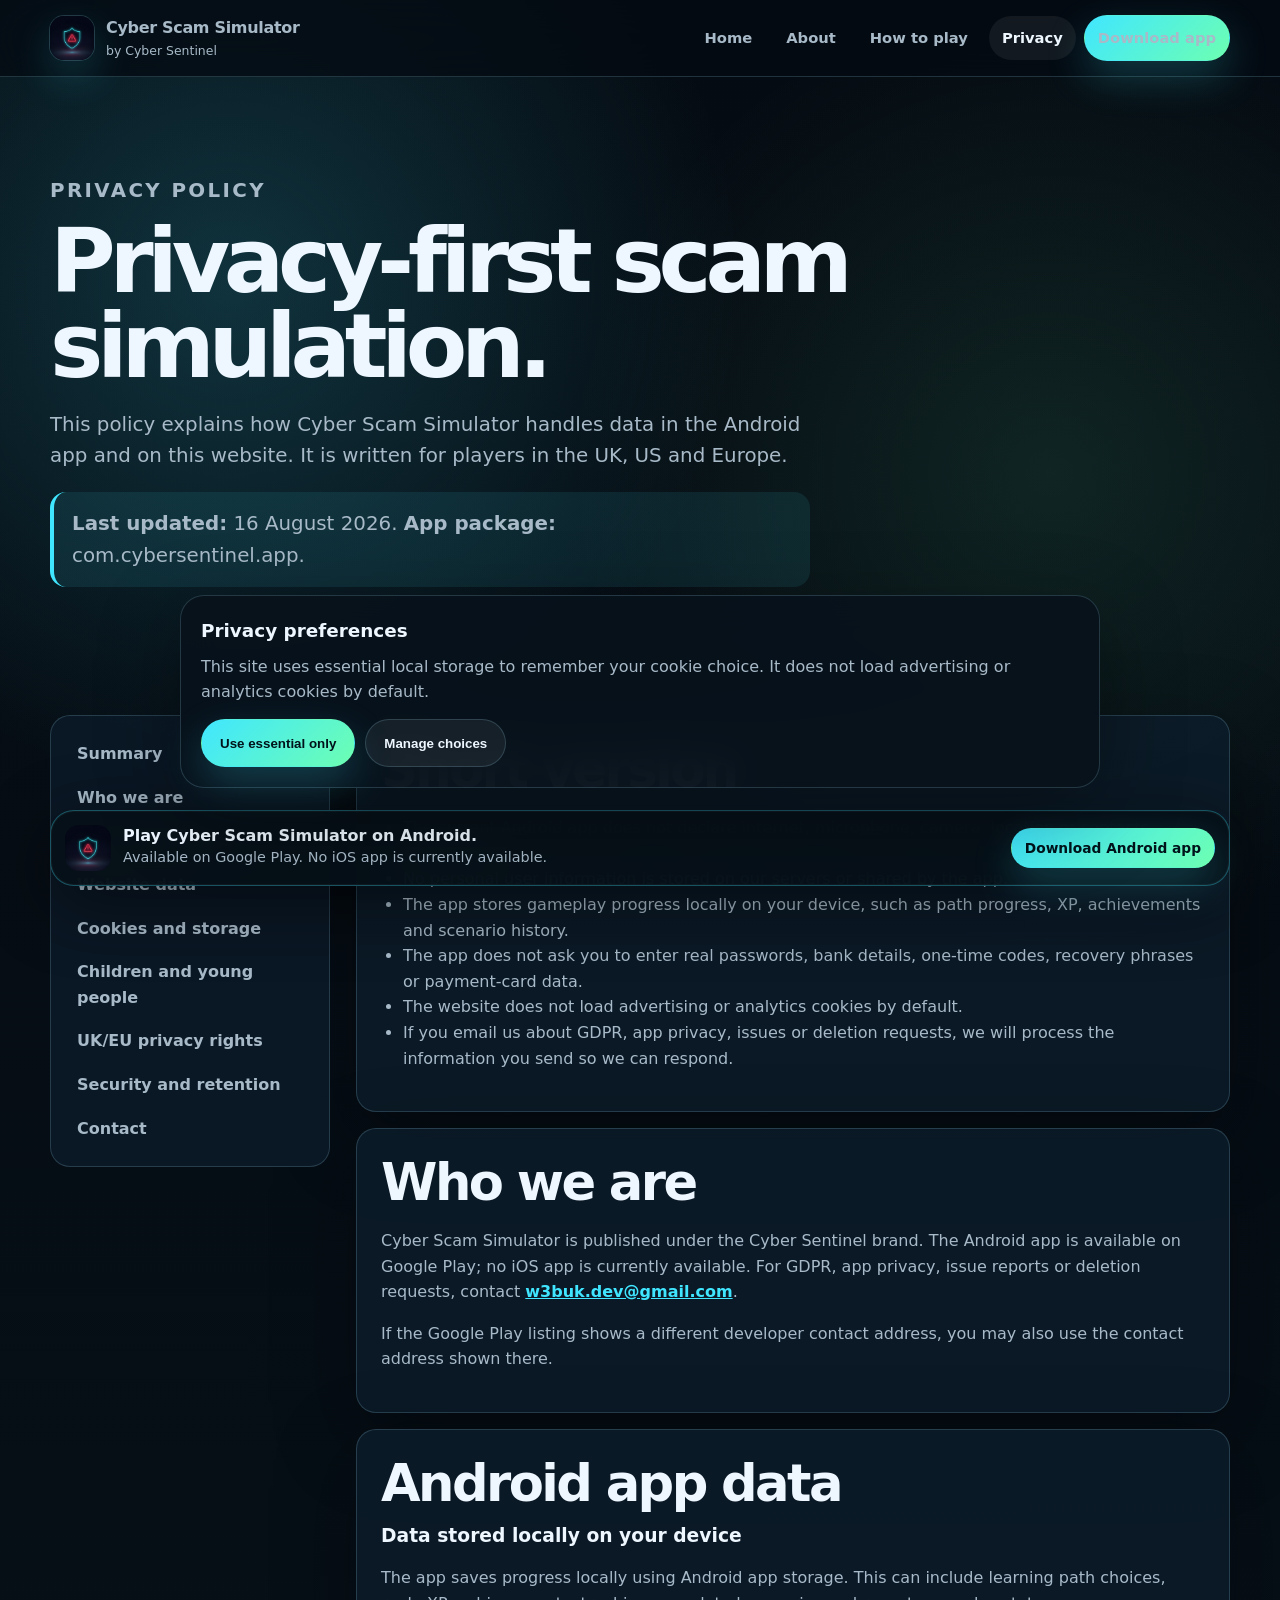
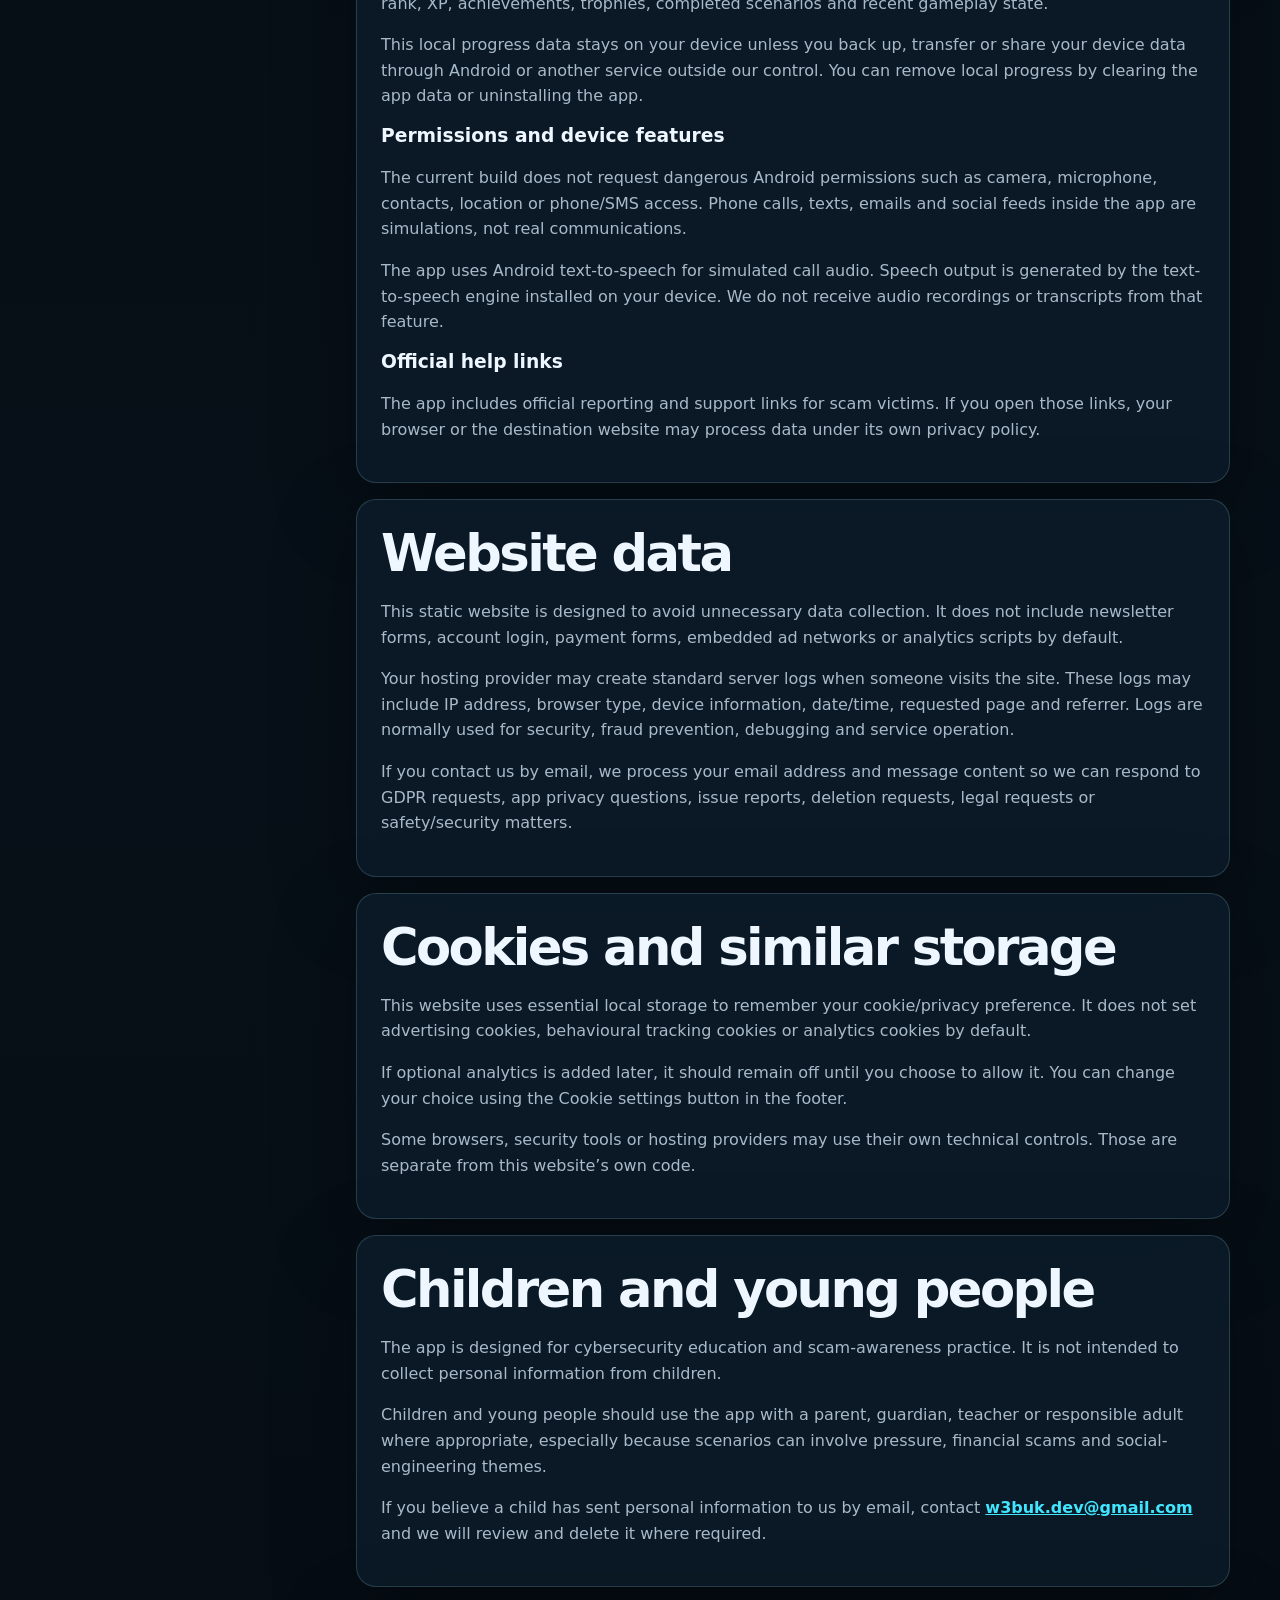
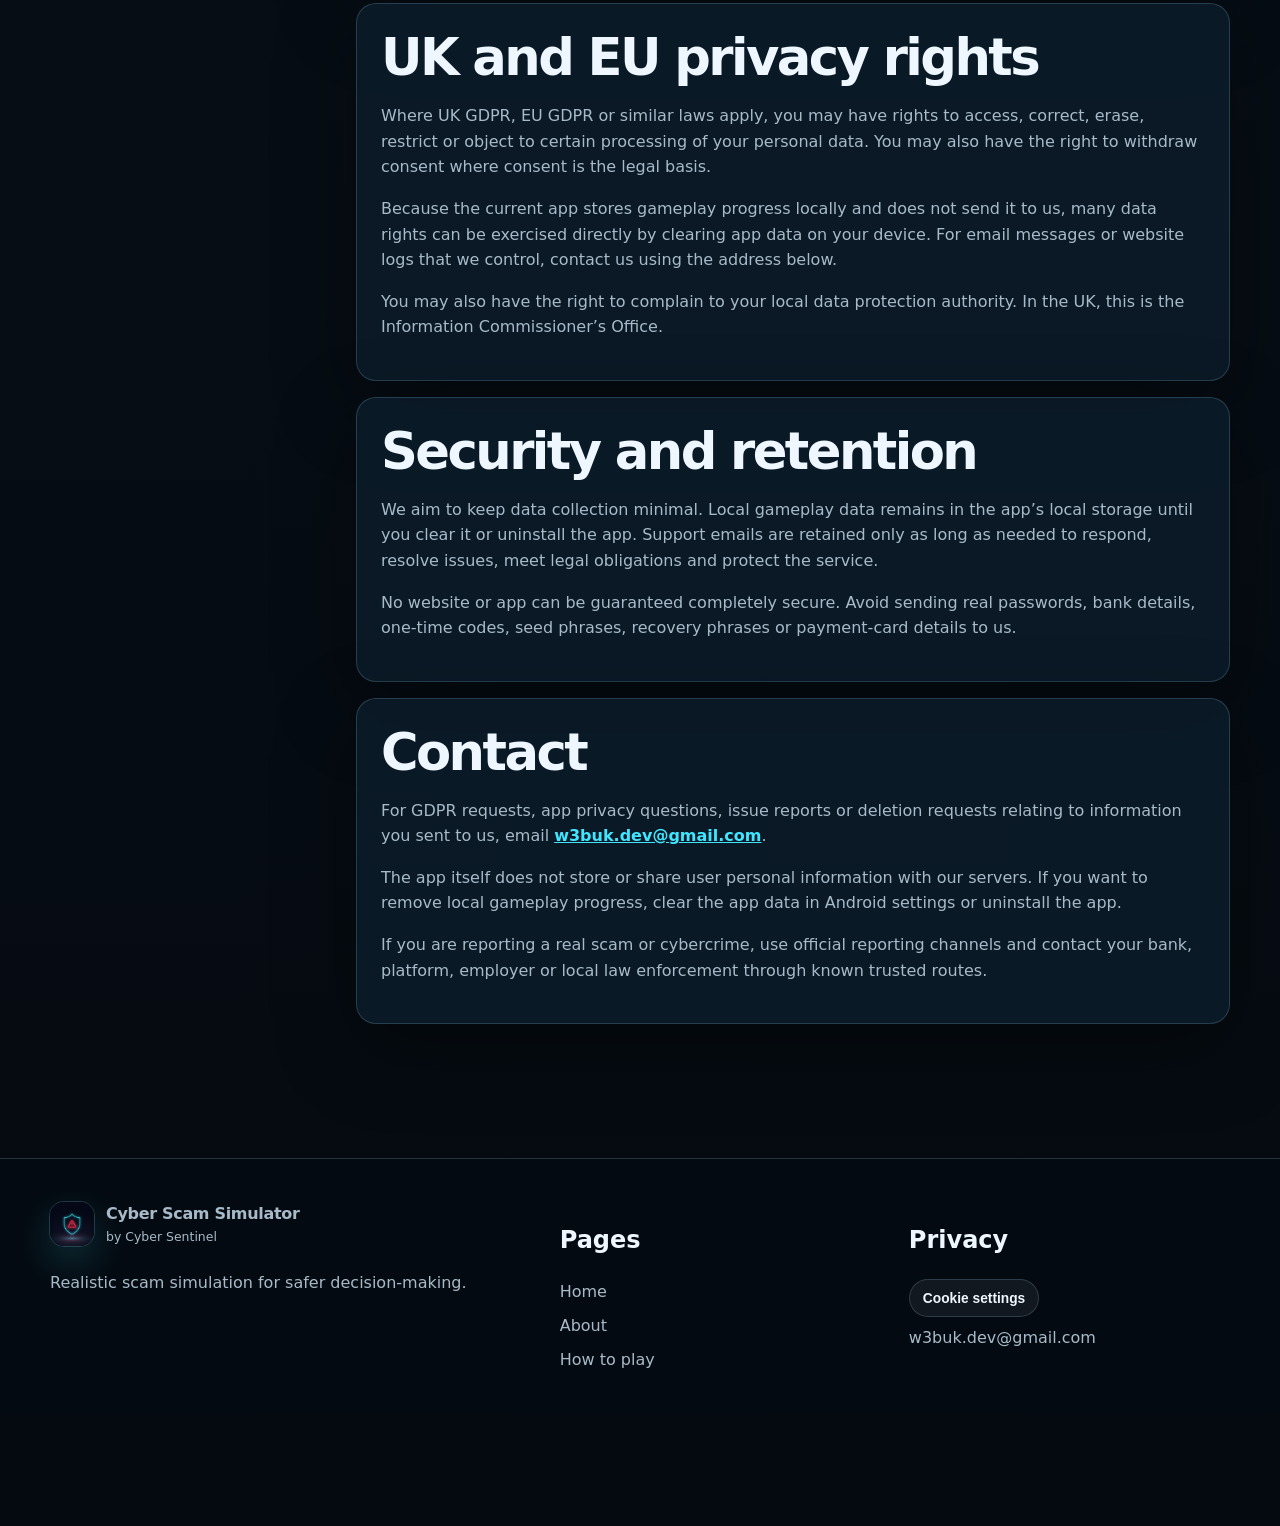
<file: privacy.html>
<!doctype html>
<html lang="en">
<head>
  <meta charset="utf-8">
  <meta name="viewport" content="width=device-width, initial-scale=1">
  <title>Privacy Policy | Cyber Scam Simulator</title>
  <meta name="description" content="Privacy policy for Cyber Scam Simulator by Cyber Sentinel.">
  <link rel="icon" href="assets/img/app-icon.png">
  <link rel="apple-touch-icon" href="assets/img/app-icon.png">
  <link rel="stylesheet" href="assets/css/styles.css">
</head>
<body>
  <a class="skip-link" href="#main">Skip to content</a>
  <header class="site-header">
    <div class="nav-wrap">
      <a class="brand" href="index.html" aria-label="Cyber Scam Simulator home">
        <img src="assets/img/app-icon.png" alt="" width="44" height="44">
        <span><strong>Cyber Scam Simulator</strong><span>by Cyber Sentinel</span></span>
      </a>
      <button class="nav-toggle" type="button" aria-label="Open menu" aria-expanded="false" data-nav-toggle>☰</button>
      <nav class="main-nav" aria-label="Main navigation" data-main-nav>
        <a href="index.html">Home</a>
        <a href="about.html">About</a>
        <a href="how-to-play.html">How to play</a>
        <a href="privacy.html" aria-current="page">Privacy</a>
        <a class="btn btn-small btn-primary" href="https://play.google.com/store/apps/details?id=com.cybersentinel.app">Download app</a>
      </nav>
    </div>
  </header>

  <main id="main">
    <section class="page-hero section">
      <p class="page-kicker">Privacy policy</p>
      <h1>Privacy-first scam simulation.</h1>
      <p>This policy explains how Cyber Scam Simulator handles data in the Android app and on this website. It is written for players in the UK, US and Europe.</p>
      <p class="notice"><strong>Last updated:</strong> 16 August 2026. <strong>App package:</strong> com.cybersentinel.app.</p>
    </section>

    <section class="section policy-layout">
      <nav class="policy-nav" aria-label="Privacy policy sections">
        <a href="#summary">Summary</a>
        <a href="#controller">Who we are</a>
        <a href="#app-data">Android app data</a>
        <a href="#website-data">Website data</a>
        <a href="#cookies">Cookies and storage</a>
        <a href="#children">Children and young people</a>
        <a href="#rights">UK/EU privacy rights</a>
        <a href="#security">Security and retention</a>
        <a href="#contact">Contact</a>
      </nav>

      <div class="policy-content">
        <section class="policy-block" id="summary">
          <h2>Short version</h2>
          <ul>
            <li>The current Android app does not declare internet, microphone, camera, location or contacts permissions.</li>
            <li>No personal user information is stored on our servers or shared by the app.</li>
            <li>The app stores gameplay progress locally on your device, such as path progress, XP, achievements and scenario history.</li>
            <li>The app does not ask you to enter real passwords, bank details, one-time codes, recovery phrases or payment-card data.</li>
            <li>The website does not load advertising or analytics cookies by default.</li>
            <li>If you email us about GDPR, app privacy, issues or deletion requests, we will process the information you send so we can respond.</li>
          </ul>
        </section>

        <section class="policy-block" id="controller">
          <h2>Who we are</h2>
          <p>Cyber Scam Simulator is published under the Cyber Sentinel brand. The Android app is available on Google Play; no iOS app is currently available. For GDPR, app privacy, issue reports or deletion requests, contact <a class="inline-link" href="mailto:w3buk.dev@gmail.com">w3buk.dev@gmail.com</a>.</p>
          <p>If the Google Play listing shows a different developer contact address, you may also use the contact address shown there.</p>
        </section>

        <section class="policy-block" id="app-data">
          <h2>Android app data</h2>
          <h3>Data stored locally on your device</h3>
          <p>The app saves progress locally using Android app storage. This can include learning path choices, rank, XP, achievements, trophies, completed scenarios and recent gameplay state.</p>
          <p>This local progress data stays on your device unless you back up, transfer or share your device data through Android or another service outside our control. You can remove local progress by clearing the app data or uninstalling the app.</p>

          <h3>Permissions and device features</h3>
          <p>The current build does not request dangerous Android permissions such as camera, microphone, contacts, location or phone/SMS access. Phone calls, texts, emails and social feeds inside the app are simulations, not real communications.</p>
          <p>The app uses Android text-to-speech for simulated call audio. Speech output is generated by the text-to-speech engine installed on your device. We do not receive audio recordings or transcripts from that feature.</p>

          <h3>Official help links</h3>
          <p>The app includes official reporting and support links for scam victims. If you open those links, your browser or the destination website may process data under its own privacy policy.</p>
        </section>

        <section class="policy-block" id="website-data">
          <h2>Website data</h2>
          <p>This static website is designed to avoid unnecessary data collection. It does not include newsletter forms, account login, payment forms, embedded ad networks or analytics scripts by default.</p>
          <p>Your hosting provider may create standard server logs when someone visits the site. These logs may include IP address, browser type, device information, date/time, requested page and referrer. Logs are normally used for security, fraud prevention, debugging and service operation.</p>
          <p>If you contact us by email, we process your email address and message content so we can respond to GDPR requests, app privacy questions, issue reports, deletion requests, legal requests or safety/security matters.</p>
        </section>

        <section class="policy-block" id="cookies">
          <h2>Cookies and similar storage</h2>
          <p>This website uses essential local storage to remember your cookie/privacy preference. It does not set advertising cookies, behavioural tracking cookies or analytics cookies by default.</p>
          <p>If optional analytics is added later, it should remain off until you choose to allow it. You can change your choice using the Cookie settings button in the footer.</p>
          <p>Some browsers, security tools or hosting providers may use their own technical controls. Those are separate from this website’s own code.</p>
        </section>

        <section class="policy-block" id="children">
          <h2>Children and young people</h2>
          <p>The app is designed for cybersecurity education and scam-awareness practice. It is not intended to collect personal information from children.</p>
          <p>Children and young people should use the app with a parent, guardian, teacher or responsible adult where appropriate, especially because scenarios can involve pressure, financial scams and social-engineering themes.</p>
          <p>If you believe a child has sent personal information to us by email, contact <a class="inline-link" href="mailto:w3buk.dev@gmail.com">w3buk.dev@gmail.com</a> and we will review and delete it where required.</p>
        </section>

        <section class="policy-block" id="rights">
          <h2>UK and EU privacy rights</h2>
          <p>Where UK GDPR, EU GDPR or similar laws apply, you may have rights to access, correct, erase, restrict or object to certain processing of your personal data. You may also have the right to withdraw consent where consent is the legal basis.</p>
          <p>Because the current app stores gameplay progress locally and does not send it to us, many data rights can be exercised directly by clearing app data on your device. For email messages or website logs that we control, contact us using the address below.</p>
          <p>You may also have the right to complain to your local data protection authority. In the UK, this is the Information Commissioner’s Office.</p>
        </section>

        <section class="policy-block" id="security">
          <h2>Security and retention</h2>
          <p>We aim to keep data collection minimal. Local gameplay data remains in the app’s local storage until you clear it or uninstall the app. Support emails are retained only as long as needed to respond, resolve issues, meet legal obligations and protect the service.</p>
          <p>No website or app can be guaranteed completely secure. Avoid sending real passwords, bank details, one-time codes, seed phrases, recovery phrases or payment-card details to us.</p>
        </section>

        <section class="policy-block" id="contact">
          <h2>Contact</h2>
          <p>For GDPR requests, app privacy questions, issue reports or deletion requests relating to information you sent to us, email <a class="inline-link" href="mailto:w3buk.dev@gmail.com">w3buk.dev@gmail.com</a>.</p>
          <p>The app itself does not store or share user personal information with our servers. If you want to remove local gameplay progress, clear the app data in Android settings or uninstall the app.</p>
          <p>If you are reporting a real scam or cybercrime, use official reporting channels and contact your bank, platform, employer or local law enforcement through known trusted routes.</p>
        </section>
      </div>
    </section>
  </main>

  <footer class="site-footer">
    <div class="footer-grid">
      <div><a class="brand" href="index.html"><img src="assets/img/app-icon.png" alt="" width="44" height="44"><span><strong>Cyber Scam Simulator</strong><span>by Cyber Sentinel</span></span></a><p>Realistic scam simulation for safer decision-making.</p></div>
      <div><h2>Pages</h2><ul><li><a href="index.html">Home</a></li><li><a href="about.html">About</a></li><li><a href="how-to-play.html">How to play</a></li></ul></div>
      <div><h2>Privacy</h2><ul><li><button class="btn btn-small btn-secondary" type="button" data-cookie-open>Cookie settings</button></li><li><a href="mailto:w3buk.dev@gmail.com">w3buk.dev@gmail.com</a></li></ul></div>
    </div>
  </footer>
  <div class="app-download-banner" role="region" aria-label="Download Cyber Scam Simulator"><div class="app-download-inner"><div class="app-download-copy"><img src="assets/img/app-icon.png" alt="" width="46" height="46"><div><strong>Play Cyber Scam Simulator on Android.</strong><span>Available on Google Play. No iOS app is currently available.</span></div></div><a class="btn btn-primary btn-small" href="https://play.google.com/store/apps/details?id=com.cybersentinel.app">Download Android app</a></div></div>
  <div class="cookie-banner" data-cookie-banner role="region" aria-label="Privacy preferences"><div class="cookie-card"><h2>Privacy preferences</h2><p>This site uses essential local storage to remember your cookie choice. It does not load advertising or analytics cookies by default.</p><div class="cookie-actions"><button class="btn btn-primary" type="button" data-cookie-essential>Use essential only</button><button class="btn btn-secondary" type="button" data-cookie-open>Manage choices</button></div></div></div>
  <div class="cookie-modal" data-cookie-modal role="dialog" aria-modal="true" aria-labelledby="cookie-title"><div class="modal-panel"><h2 id="cookie-title">Cookie and storage choices</h2><p class="lead">Only essential storage is active. Optional analytics is provided as a future preference control and is off unless you enable it after adding analytics code.</p><div class="preference-row"><div><strong>Essential preferences</strong><br><span class="muted">Required to remember this banner choice.</span></div><label class="switch"><input type="checkbox" checked disabled><span class="slider"></span></label></div><div class="preference-row"><div><strong>Optional analytics</strong><br><span class="muted">No analytics script is installed in this static site.</span></div><label class="switch"><input type="checkbox" data-analytics-toggle><span class="slider"></span></label></div><div class="cookie-actions"><button class="btn btn-primary" type="button" data-cookie-save>Save choices</button><button class="btn btn-secondary" type="button" data-cookie-essential>Essential only</button><button class="btn btn-secondary" type="button" data-cookie-close>Close</button></div></div></div>
  <script src="assets/js/main.js"></script>
</body>
</html>
</file>
<file: assets/css/styles.css>
:root {
  --bg: #071018;
  --bg-2: #0b1622;
  --surface: rgba(13, 29, 43, 0.82);
  --surface-strong: #102336;
  --surface-soft: rgba(255, 255, 255, 0.06);
  --text: #eef7ff;
  --muted: #a8bac8;
  --quiet: #7790a3;
  --line: rgba(167, 229, 255, 0.18);
  --cyan: #40e6ff;
  --green: #6dffb2;
  --amber: #ffd166;
  --red: #ff637d;
  --purple: #a78bfa;
  --shadow: 0 24px 80px rgba(0, 0, 0, 0.34);
  --radius-lg: 30px;
  --radius-md: 20px;
  --radius-sm: 14px;
  --max: 1180px;
  color-scheme: dark;
}

* {
  box-sizing: border-box;
}

html {
  scroll-behavior: smooth;
}

body {
  margin: 0;
  padding-bottom: 112px;
  background:
    radial-gradient(circle at 18% 6%, rgba(64, 230, 255, 0.18), transparent 32rem),
    radial-gradient(circle at 82% 10%, rgba(109, 255, 178, 0.1), transparent 30rem),
    linear-gradient(180deg, #050b12 0%, var(--bg) 48%, #050a10 100%);
  color: var(--text);
  font-family: Inter, ui-sans-serif, system-ui, -apple-system, BlinkMacSystemFont, "Segoe UI", sans-serif;
  line-height: 1.6;
  min-height: 100vh;
}

body.nav-open {
  overflow: hidden;
}

a {
  color: inherit;
}

.skip-link {
  position: fixed;
  top: -80px;
  left: 18px;
  z-index: 1000;
  background: var(--cyan);
  color: #00121b;
  padding: 10px 14px;
  border-radius: 999px;
  font-weight: 800;
  transition: top 0.2s ease;
}

.skip-link:focus {
  top: 18px;
}

.site-header {
  position: sticky;
  top: 0;
  z-index: 100;
  backdrop-filter: blur(22px);
  background: rgba(5, 11, 18, 0.78);
  border-bottom: 1px solid var(--line);
}

.nav-wrap,
.section,
.footer-grid {
  width: min(var(--max), calc(100% - 36px));
  margin: 0 auto;
}

.nav-wrap {
  display: flex;
  align-items: center;
  justify-content: space-between;
  gap: 24px;
  min-height: 76px;
}

.brand {
  display: inline-flex;
  align-items: center;
  gap: 12px;
  text-decoration: none;
  min-width: 0;
}

.brand img {
  width: 44px;
  height: 44px;
  border-radius: 14px;
  box-shadow: 0 0 0 1px var(--line), 0 16px 40px rgba(64, 230, 255, 0.2);
}

.brand strong {
  display: block;
  font-size: 1rem;
  letter-spacing: -0.02em;
}

.brand span {
  display: block;
  color: var(--muted);
  font-size: 0.78rem;
}

.main-nav {
  display: flex;
  align-items: center;
  gap: 8px;
}

.main-nav a {
  color: var(--muted);
  text-decoration: none;
  font-weight: 700;
  font-size: 0.92rem;
  padding: 10px 13px;
  border-radius: 999px;
}

.main-nav a:hover,
.main-nav a[aria-current="page"] {
  color: var(--text);
  background: var(--surface-soft);
}

.nav-toggle {
  display: none;
  align-items: center;
  justify-content: center;
  width: 44px;
  height: 44px;
  border: 1px solid var(--line);
  border-radius: 14px;
  background: var(--surface-soft);
  color: var(--text);
  cursor: pointer;
}

.btn,
.link-card {
  display: inline-flex;
  align-items: center;
  justify-content: center;
  gap: 10px;
  border-radius: 999px;
  font-weight: 850;
  text-decoration: none;
  border: 1px solid transparent;
  cursor: pointer;
}

.btn {
  min-height: 48px;
  padding: 12px 18px;
}

.btn-primary {
  color: #00131b;
  background: linear-gradient(135deg, var(--cyan), var(--green));
  box-shadow: 0 16px 40px rgba(64, 230, 255, 0.22);
}

.btn-secondary {
  color: var(--text);
  background: rgba(255, 255, 255, 0.06);
  border-color: var(--line);
}

.btn-small {
  min-height: 38px;
  padding: 8px 13px;
  font-size: 0.86rem;
}

.hero {
  padding: 84px 0 62px;
}

.hero-grid {
  display: grid;
  grid-template-columns: 1.05fr 0.95fr;
  gap: 42px;
  align-items: center;
}

.hero h1,
.page-hero h1 {
  margin: 0;
  font-size: clamp(2.55rem, 7vw, 5.8rem);
  line-height: 0.95;
  letter-spacing: -0.07em;
}

.hero p,
.page-hero p,
.lead {
  color: var(--muted);
  font-size: clamp(1.05rem, 2vw, 1.24rem);
  max-width: 760px;
}

.hero-actions {
  display: flex;
  flex-wrap: wrap;
  gap: 12px;
  margin-top: 28px;
}

.download-note {
  margin: 12px 0 0;
  color: var(--quiet);
  font-size: 0.92rem;
  font-weight: 700;
}

.trust-row {
  display: grid;
  grid-template-columns: repeat(3, minmax(0, 1fr));
  gap: 12px;
  margin-top: 34px;
}

.trust-row div,
.stat,
.card,
.panel,
.timeline-item,
.faq-item,
.policy-block,
.cookie-card {
  border: 1px solid var(--line);
  background: var(--surface);
  box-shadow: var(--shadow);
}

.trust-row div {
  border-radius: var(--radius-sm);
  padding: 14px;
  color: var(--muted);
  font-weight: 700;
  font-size: 0.92rem;
}

.trust-row strong {
  display: block;
  color: var(--text);
  font-size: 1rem;
}

.phone-stage {
  position: relative;
  display: grid;
  place-items: center;
  min-height: 580px;
}

.phone-glow {
  position: absolute;
  inset: 10% 4%;
  background: radial-gradient(circle, rgba(64, 230, 255, 0.22), transparent 58%);
  filter: blur(20px);
}

.phone {
  position: relative;
  width: min(360px, 100%);
  min-height: 560px;
  padding: 18px;
  border-radius: 46px;
  background: linear-gradient(160deg, #172638, #05080d);
  border: 1px solid rgba(255, 255, 255, 0.12);
  box-shadow: 0 40px 120px rgba(0, 0, 0, 0.55), inset 0 0 0 8px rgba(255, 255, 255, 0.035);
}

.phone-screen {
  min-height: 524px;
  border-radius: 34px;
  background:
    linear-gradient(180deg, rgba(64, 230, 255, 0.12), transparent 36%),
    #071018;
  padding: 22px;
  border: 1px solid var(--line);
  overflow: hidden;
}

.call-header {
  text-align: center;
  padding-top: 18px;
}

.avatar-ring {
  width: 92px;
  height: 92px;
  border-radius: 50%;
  margin: 0 auto 14px;
  background: conic-gradient(from 180deg, var(--cyan), var(--green), var(--purple), var(--cyan));
  padding: 4px;
}

.avatar-ring div {
  width: 100%;
  height: 100%;
  border-radius: 50%;
  display: grid;
  place-items: center;
  background: #0b1622;
  font-size: 2rem;
  font-weight: 900;
}

.call-header h2 {
  margin: 0;
  font-size: 1.55rem;
}

.call-header p {
  margin: 4px 0 0;
  color: var(--muted);
}

.call-lines {
  display: grid;
  gap: 11px;
  margin: 28px 0;
}

.bubble {
  border-radius: 18px;
  padding: 12px 13px;
  background: rgba(255, 255, 255, 0.08);
  color: var(--text);
  font-size: 0.92rem;
}

.bubble.incoming {
  border-top-left-radius: 4px;
}

.bubble.user {
  justify-self: end;
  background: rgba(64, 230, 255, 0.16);
  border-top-right-radius: 4px;
}

.call-controls {
  display: grid;
  grid-template-columns: repeat(3, 1fr);
  gap: 10px;
  margin-top: 18px;
}

.call-control {
  border: 0;
  border-radius: 18px;
  padding: 14px 8px;
  color: var(--text);
  background: rgba(255, 255, 255, 0.08);
}

.call-control.safe {
  background: rgba(109, 255, 178, 0.18);
}

.call-control.risk {
  background: rgba(255, 99, 125, 0.18);
}

.section {
  padding: 74px 0;
}

.section-header {
  max-width: 760px;
  margin-bottom: 30px;
}

.section-header.center {
  margin-inline: auto;
  text-align: center;
}

.section h2,
.page-hero h1 {
  margin-top: 0;
}

.section h2 {
  font-size: clamp(2rem, 4vw, 3.6rem);
  line-height: 1;
  letter-spacing: -0.05em;
  margin-bottom: 12px;
}

.section-header p {
  color: var(--muted);
  font-size: 1.05rem;
  margin: 0;
}

.grid-3 {
  display: grid;
  grid-template-columns: repeat(3, minmax(0, 1fr));
  gap: 18px;
}

.grid-2 {
  display: grid;
  grid-template-columns: repeat(2, minmax(0, 1fr));
  gap: 18px;
}

.card,
.panel,
.policy-block {
  border-radius: var(--radius-md);
  padding: 24px;
}

.card h3,
.panel h3,
.policy-block h2,
.policy-block h3 {
  margin-top: 0;
  line-height: 1.15;
}

.card p,
.panel p,
.policy-block p,
.policy-block li {
  color: var(--muted);
}

.icon {
  display: inline-grid;
  place-items: center;
  width: 44px;
  height: 44px;
  border-radius: 14px;
  background: rgba(64, 230, 255, 0.12);
  color: var(--cyan);
  font-weight: 900;
  margin-bottom: 16px;
}

.split {
  display: grid;
  grid-template-columns: 0.9fr 1.1fr;
  gap: 24px;
  align-items: stretch;
}

.console {
  border-radius: var(--radius-lg);
  border: 1px solid var(--line);
  background: #061018;
  box-shadow: var(--shadow);
  overflow: hidden;
}

.console-top {
  display: flex;
  gap: 7px;
  padding: 16px;
  border-bottom: 1px solid var(--line);
}

.dot {
  width: 10px;
  height: 10px;
  border-radius: 50%;
  background: var(--red);
}

.dot:nth-child(2) {
  background: var(--amber);
}

.dot:nth-child(3) {
  background: var(--green);
}

.console-body {
  padding: 24px;
  font-family: "SFMono-Regular", Consolas, "Liberation Mono", monospace;
  color: #d7faff;
  font-size: 0.92rem;
}

.console-body p {
  margin: 0 0 14px;
}

.prompt {
  color: var(--green);
}

.risk {
  color: var(--red);
}

.safe {
  color: var(--green);
}

.timeline {
  display: grid;
  gap: 16px;
  counter-reset: step;
}

.timeline-item {
  position: relative;
  border-radius: var(--radius-md);
  padding: 22px 22px 22px 78px;
}

.timeline-item::before {
  counter-increment: step;
  content: counter(step);
  position: absolute;
  left: 22px;
  top: 22px;
  width: 36px;
  height: 36px;
  display: grid;
  place-items: center;
  border-radius: 12px;
  background: linear-gradient(135deg, var(--cyan), var(--green));
  color: #00131b;
  font-weight: 900;
}

.stats {
  display: grid;
  grid-template-columns: repeat(4, minmax(0, 1fr));
  gap: 14px;
}

.stat {
  border-radius: var(--radius-md);
  padding: 20px;
}

.stat strong {
  display: block;
  font-size: clamp(1.8rem, 4vw, 3rem);
  line-height: 1;
  letter-spacing: -0.04em;
}

.stat span {
  color: var(--muted);
  font-weight: 700;
}

.page-hero {
  padding: 78px 0 34px;
}

.page-kicker {
  color: var(--green);
  font-weight: 900;
  letter-spacing: 0.12em;
  text-transform: uppercase;
  font-size: 0.78rem;
  margin-bottom: 12px;
}

.tabs {
  display: flex;
  flex-wrap: wrap;
  gap: 10px;
  margin: 22px 0;
}

.tab {
  border: 1px solid var(--line);
  border-radius: 999px;
  padding: 10px 14px;
  background: transparent;
  color: var(--muted);
  font-weight: 800;
  cursor: pointer;
}

.tab[aria-selected="true"] {
  color: #00131b;
  background: var(--cyan);
}

.tab-panel[hidden] {
  display: none;
}

.faq {
  display: grid;
  gap: 12px;
}

.faq-item {
  border-radius: var(--radius-sm);
  overflow: hidden;
}

.faq-item button {
  width: 100%;
  border: 0;
  color: var(--text);
  background: transparent;
  padding: 18px 20px;
  text-align: left;
  font-size: 1rem;
  font-weight: 850;
  display: flex;
  justify-content: space-between;
  gap: 16px;
  cursor: pointer;
}

.faq-item button::after {
  content: "+";
  color: var(--cyan);
}

.faq-item button[aria-expanded="true"]::after {
  content: "−";
}

.faq-answer {
  padding: 0 20px 20px;
  color: var(--muted);
}

.faq-answer[hidden] {
  display: none;
}

.policy-layout {
  display: grid;
  grid-template-columns: 280px minmax(0, 1fr);
  gap: 26px;
  align-items: start;
}

.policy-nav {
  position: sticky;
  top: 96px;
  border: 1px solid var(--line);
  border-radius: var(--radius-md);
  background: rgba(13, 29, 43, 0.72);
  padding: 16px;
}

.policy-nav a {
  display: block;
  color: var(--muted);
  text-decoration: none;
  padding: 9px 10px;
  border-radius: 10px;
  font-weight: 700;
}

.policy-nav a:hover {
  color: var(--text);
  background: var(--surface-soft);
}

.policy-content {
  display: grid;
  gap: 16px;
}

.policy-block ul {
  padding-left: 22px;
}

.notice {
  border-left: 4px solid var(--cyan);
  background: rgba(64, 230, 255, 0.09);
  padding: 16px 18px;
  border-radius: 16px;
  color: var(--muted);
}

.site-footer {
  border-top: 1px solid var(--line);
  margin-top: 60px;
  padding: 42px 0;
  background: rgba(5, 11, 18, 0.7);
}

.footer-grid {
  display: grid;
  grid-template-columns: 1.2fr 0.8fr 0.8fr;
  gap: 28px;
}

.footer-grid p,
.footer-grid a,
.footer-grid li {
  color: var(--muted);
}

.footer-grid a {
  text-decoration: none;
}

.footer-grid a:hover {
  color: var(--text);
}

.footer-grid ul {
  margin: 0;
  padding: 0;
  list-style: none;
  display: grid;
  gap: 8px;
}

.cookie-banner,
.cookie-modal {
  position: fixed;
  z-index: 300;
}

.cookie-banner {
  left: 18px;
  right: 18px;
  bottom: 112px;
  display: none;
}

.cookie-banner.is-visible {
  display: block;
}

.cookie-card {
  width: min(920px, 100%);
  margin: 0 auto;
  border-radius: 24px;
  padding: 20px;
  background: rgba(8, 18, 28, 0.96);
  backdrop-filter: blur(18px);
}

.cookie-card h2 {
  margin: 0 0 8px;
  font-size: 1.15rem;
}

.cookie-card p {
  color: var(--muted);
  margin: 0 0 14px;
}

.cookie-actions {
  display: flex;
  flex-wrap: wrap;
  gap: 10px;
}

.app-download-banner {
  position: fixed;
  left: 14px;
  right: 14px;
  bottom: 14px;
  z-index: 260;
}

.app-download-inner {
  width: min(var(--max), 100%);
  margin: 0 auto;
  display: flex;
  align-items: center;
  justify-content: space-between;
  gap: 18px;
  border: 1px solid rgba(64, 230, 255, 0.32);
  border-radius: 24px;
  background: rgba(7, 16, 24, 0.95);
  box-shadow: 0 18px 70px rgba(0, 0, 0, 0.48), 0 0 0 1px rgba(255, 255, 255, 0.04) inset;
  backdrop-filter: blur(18px);
  padding: 14px;
}

.app-download-copy {
  display: flex;
  align-items: center;
  gap: 12px;
  min-width: 0;
}

.app-download-copy img {
  width: 46px;
  height: 46px;
  border-radius: 14px;
  flex: 0 0 auto;
}

.app-download-copy strong,
.app-download-copy span {
  display: block;
}

.app-download-copy strong {
  line-height: 1.15;
}

.app-download-copy span {
  color: var(--muted);
  font-size: 0.9rem;
}

.cookie-modal {
  inset: 0;
  display: none;
  place-items: center;
  padding: 20px;
  background: rgba(0, 0, 0, 0.62);
}

.cookie-modal.is-visible {
  display: grid;
}

.modal-panel {
  width: min(640px, 100%);
  border-radius: 28px;
  border: 1px solid var(--line);
  background: #08121c;
  box-shadow: var(--shadow);
  padding: 24px;
}

.preference-row {
  display: flex;
  justify-content: space-between;
  gap: 18px;
  border-top: 1px solid var(--line);
  padding: 16px 0;
}

.switch {
  position: relative;
  display: inline-flex;
  width: 54px;
  height: 32px;
}

.switch input {
  opacity: 0;
}

.slider {
  position: absolute;
  inset: 0;
  border-radius: 999px;
  background: rgba(255, 255, 255, 0.15);
  border: 1px solid var(--line);
}

.slider::after {
  content: "";
  position: absolute;
  width: 24px;
  height: 24px;
  top: 3px;
  left: 4px;
  border-radius: 50%;
  background: var(--muted);
  transition: transform 0.2s ease, background 0.2s ease;
}

.switch input:checked + .slider::after {
  transform: translateX(20px);
  background: var(--green);
}

.switch input:disabled + .slider {
  opacity: 0.7;
}

.inline-link {
  color: var(--cyan);
  font-weight: 800;
}

.muted {
  color: var(--muted);
}

@media (max-width: 920px) {
  .hero-grid,
  .split,
  .policy-layout {
    grid-template-columns: 1fr;
  }

  .phone-stage {
    min-height: auto;
  }

  .grid-3,
  .stats {
    grid-template-columns: repeat(2, minmax(0, 1fr));
  }

  .policy-nav {
    position: static;
  }
}

@media (max-width: 720px) {
  body {
    padding-bottom: 166px;
  }

  .nav-toggle {
    display: inline-flex;
  }

  .main-nav {
    position: fixed;
    inset: 76px 0 auto 0;
    display: none;
    flex-direction: column;
    align-items: stretch;
    padding: 16px 18px 24px;
    background: rgba(5, 11, 18, 0.98);
    border-bottom: 1px solid var(--line);
  }

  body.nav-open .main-nav {
    display: flex;
  }

  .main-nav a {
    padding: 14px;
  }

  .hero {
    padding-top: 56px;
  }

  .trust-row,
  .grid-2,
  .grid-3,
  .stats,
  .footer-grid {
    grid-template-columns: 1fr;
  }

  .section {
    padding: 52px 0;
  }

  .phone {
    width: 100%;
    min-height: auto;
  }

  .phone-screen {
    min-height: 500px;
  }

  .policy-block,
  .card,
  .panel {
    padding: 20px;
  }

  .cookie-banner {
    bottom: 168px;
  }

  .app-download-inner {
    align-items: stretch;
    flex-direction: column;
    border-radius: 22px;
  }

  .app-download-inner .btn {
    width: 100%;
  }
}

@media (prefers-reduced-motion: reduce) {
  *,
  *::before,
  *::after {
    animation-duration: 0.01ms !important;
    animation-iteration-count: 1 !important;
    scroll-behavior: auto !important;
    transition-duration: 0.01ms !important;
  }
}
</file>
